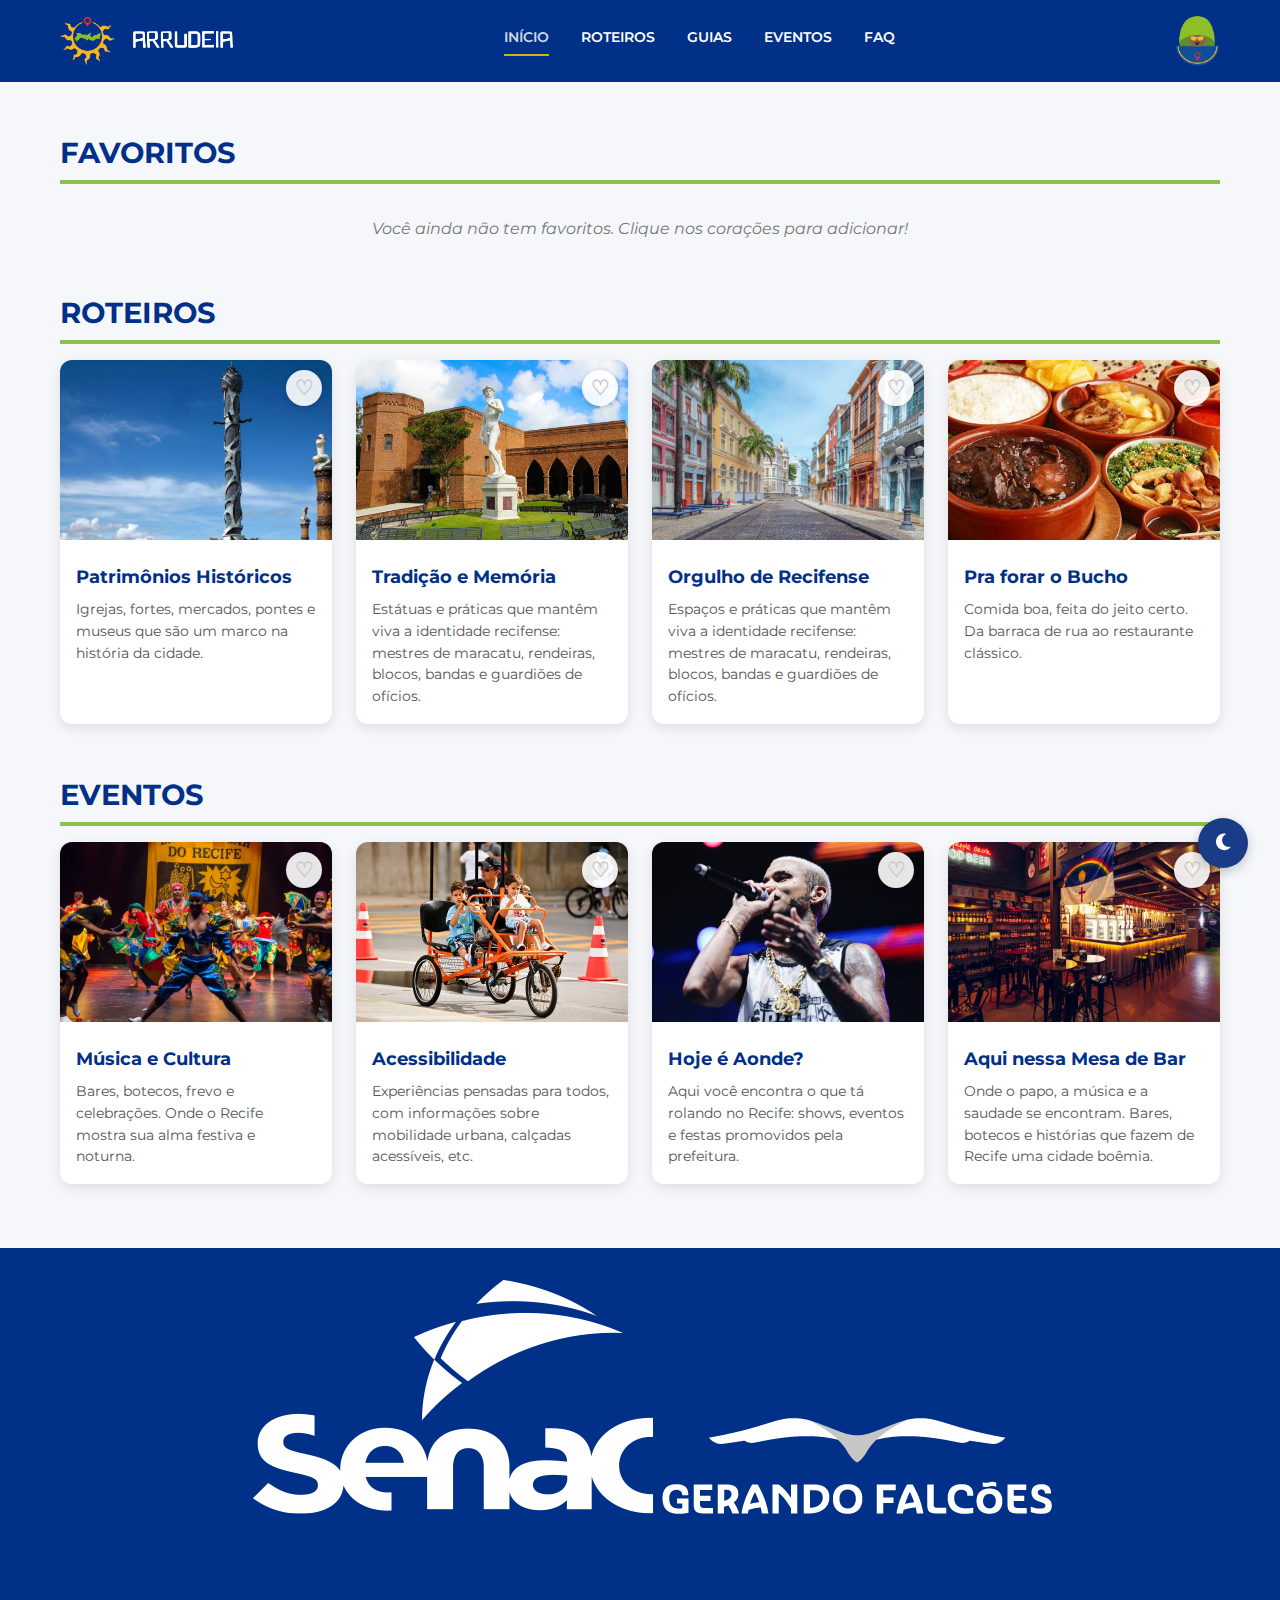
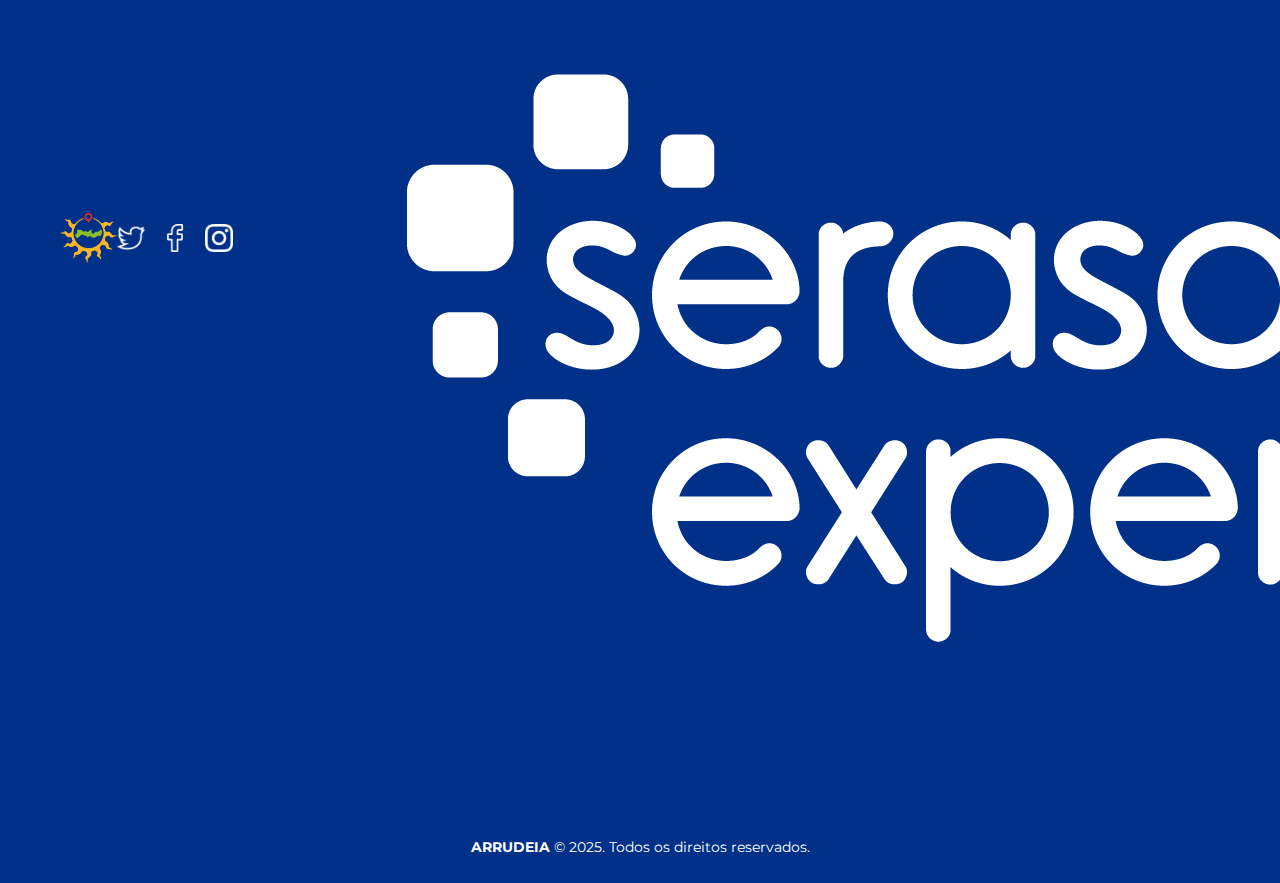
<file: index.html>
<!DOCTYPE html>
<html lang="pt-BR">

<head>
  <meta charset="UTF-8" />
  <meta name="viewport" content="width=device-width, initial-scale=1.0" />
  <title>Arrudeia - Página Inicial</title>
  <link rel="stylesheet" href="css/home.css" />
  <link href="https://fonts.googleapis.com/css2?family=Montserrat:wght@400;600;700&display=swap" rel="stylesheet">
  <link rel="stylesheet" href="css/theme.css" />
  <link rel="stylesheet" href="https://cdnjs.cloudflare.com/ajax/libs/font-awesome/6.5.0/css/all.min.css">
  <link rel="preconnect" href="https://fonts.googleapis.com">
  <link rel="preconnect" href="https://fonts.gstatic.com" crossorigin>
  <link href="https://fonts.googleapis.com/css2?family=Spline+Sans+Mono:ital,wght@0,300..700;1,300..700&display=swap"
    rel="stylesheet">
  <link rel="icon" href="assets/logo colorida 1.png" type="image/x-icon">
  <link rel="shortcut icon" href="assets/logo colorida 1.png" type="image/x-icon">
</head>

<body>

  <!-- Botão de tema -->
  <button class="theme-toggle" aria-label="Alternar tema">
    <i class="fas fa-moon"></i>
  </button>

  <header class="header">
    <div class="container header-content">
      <div class="logo">
        <img src="assets/logo-arrudeia.png" alt="Arrudeia" class="logo-img">
        <span class="logo-text"><img src="assets/arrudeia_branco.png" alt="logo" style="width: 100px;"></span>
      </div>
      <nav class="nav">
        <a href="index.html" class="nav-link active">Início</a>
        <a href="feed.html" class="nav-link">ROTEIROS</a>
        <a href="guias.html" class="nav-link">GUIAS</a>
        <a href="eventos.html" class="nav-link">EVENTOS</a>
        <a href="faq.html" class="nav-link">FAQ</a>
      </nav>
      <div class="user">
        <a href="login.html"></a>
        <img src="assets/user-avatar.png" style="width: auto; height: 50px;" alt="User" class="user-avatar">
      </div>
    </div>
  </header>

  <!-- Main Content -->
  <main class="container">

    <!-- Favoritos -->
    <section class="section" id="favoritos-section">
      <div class="risco">
        <h2 class="section-title">FAVORITOS</h2>
      </div>
      <div class="grid" id="favoritos-grid">
        <!-- Preenchido dinamicamente -->
      </div>
      <p id="empty-favorites" class="empty-message"
        style="display: none; text-align: center; color: #777; margin-top: 1rem;">
        Você ainda não tem favoritos. Clique nos corações para adicionar!
      </p>
    </section>

    <!-- Roteiros -->
    <section class="section">
      <div class="risco">
        <h2 class="section-title">ROTEIROS</h2>
      </div>
      <div class="grid" id="roteiros-grid">
        <!-- Cards gerados via JS -->
      </div>
    </section>

    <!-- Eventos -->
    <section class="section">
      <div class="risco">
        <h2 class="section-title">EVENTOS</h2>
      </div>
      <div class="grid" id="eventos-grid">
        <!-- Cards gerados via JS -->
      </div>
    </section>

  </main>

  <!-- Footer -->
  <footer class="footer">
    <div class="container footer-content">
      <div class="footer-logo">
        <img src="assets/logo-arrudeia.png" alt="Arrudeia" class="footer-logo-img">
      </div>
      <div class="social">
        <a href="#"><img src="assets/twitter.png" alt="Twitter"></a>
        <a href="#"><img src="assets/facebook.png" alt="Facebook"></a>
        <a href="#"><img src="assets/instagram.png" alt="Instagram"></a>
      </div>
      <div class="container footer-patrocinadores">
        <img src="assets/logo-senac.png" alt="Patrocinadores" class="footer-patrocinadores-senac">
        <img src="assets/logo-gerando-falcoes.png" alt="Patrocinadores" class="footer-patrocinadores-gerando-falcoes">
        <img src="assets/logo-serasa-experian.png" alt="Patrocinadores" class="footer-patrocinadores-serasa-experian">
      </div>
    </div>
    <div class="footer-links container">
      <p><b>ARRUDEIA</b> © 2025. Todos os direitos reservados.</p>
    </div>
  </footer>

  <!-- JavaScript -->
  <script src="js/theme_toggle.js"></script>
  <script src="js/script_home.js"></script>
</body>

</html>
</file>
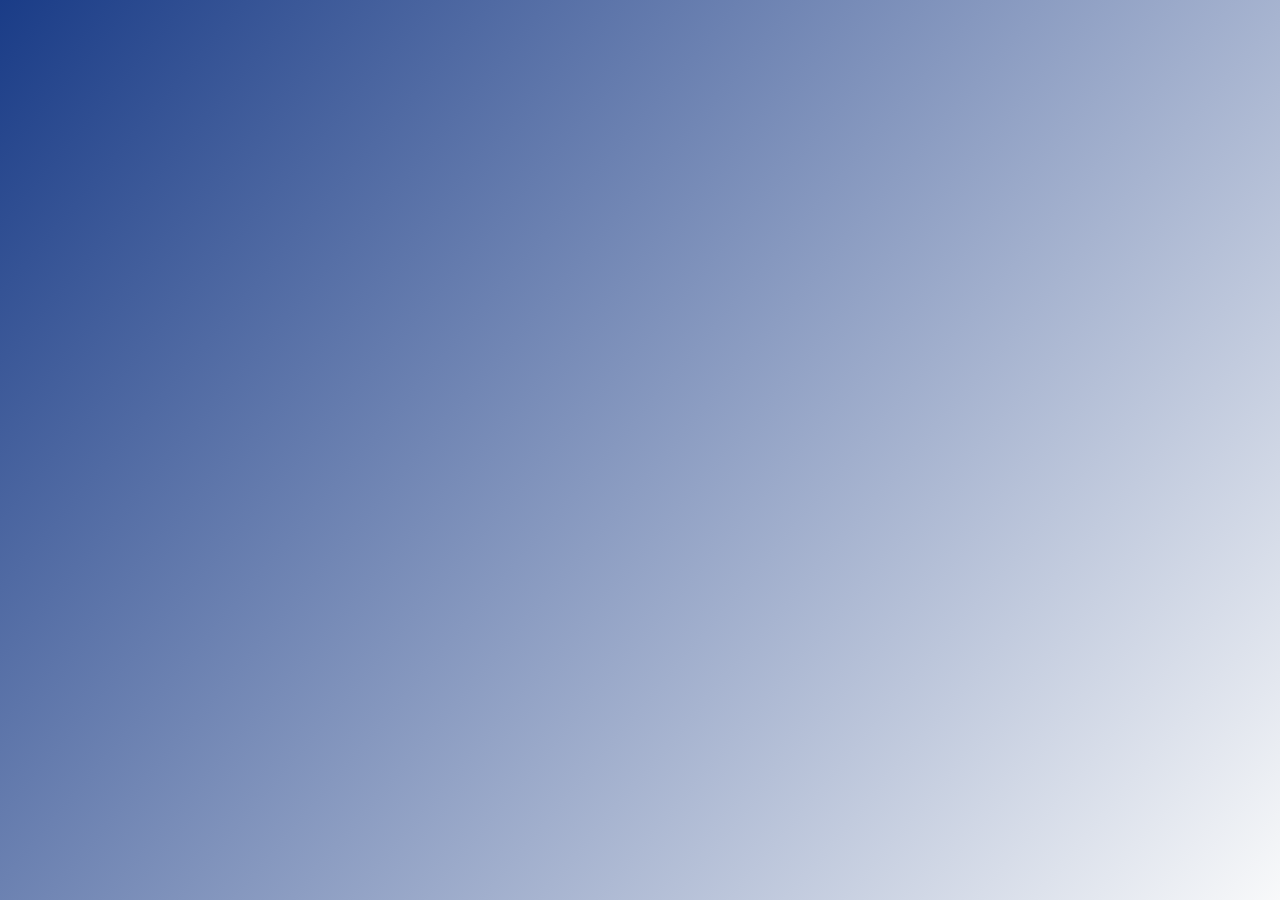
<file: cadastro.html>
<!DOCTYPE html>
<html lang="pt-br">
<head>
    <meta charset="UTF-8">
    <meta name="viewport" content="width=device-width, initial-scale=1.0">
    <link rel="stylesheet" href="css/reset.css">
    <link rel="stylesheet" href="css/login.css">
    <!-- Carrega Spline Sans Mono (com pesos 300 até 700 + variable) -->
    <link rel="preconnect" href="https://fonts.googleapis.com">
    <link rel="preconnect" href="https://fonts.gstatic.com" crossorigin>
    <link href="https://fonts.googleapis.com/css2?family=Spline+Sans+Mono:ital,wght@0,300..700;1,300..700&display=swap" rel="stylesheet">
    <title>Tela de Cadastro</title>
</head>
<body>
    <main class="main_login">
        <div class="container">
            <form action="" class="login-box">
                <div class="cad">
                <h2><a href="index.html" class="link">Início</a></h2>
                <img class="logo" src="assets/logo colorida 1.png" alt="logo">
                <h2><a href="login.html" class="link">Login</a></h2>  
                </div>
                
                <div class="input-group">
                    <label for="nome">Nome Completo</label>
                    <input type="text" id="nome" placeholder="Digite seu Nome Completo" required>
                </div>
                <div class="input-group">
                    <label for="cpf">CPF</label>
                    <input type="number" id="cpf" placeholder="Digite seu CPF" required>
                </div>
                <div class="input-group">
                    <label for="telefone">Telefone</label>
                    <input type="number" id="telefone" placeholder="Digite seu telefone" required>
                </div>
                <div class="input-group">
                    <label for="email">E-mail</label>
                    <input type="email" id="email" placeholder="Digite seu e-mail" required>
                </div>
                <div class="input-group">
                    <label for="senha">Senha</label>
                    <input type="password" id="senha" placeholder="Digite sua senha" required>
                </div>
                <div class="input-group">
                    <label for="senha2">Confirme sua senha</label>
                    <input type="password" id="senha2" placeholder="Digite sua senha" required>
                </div>
                <button type="submit">Entrar</button>
            </form>
        </div>
        <div class="bk"></div>
    </main>
</body>
</html>
</file>
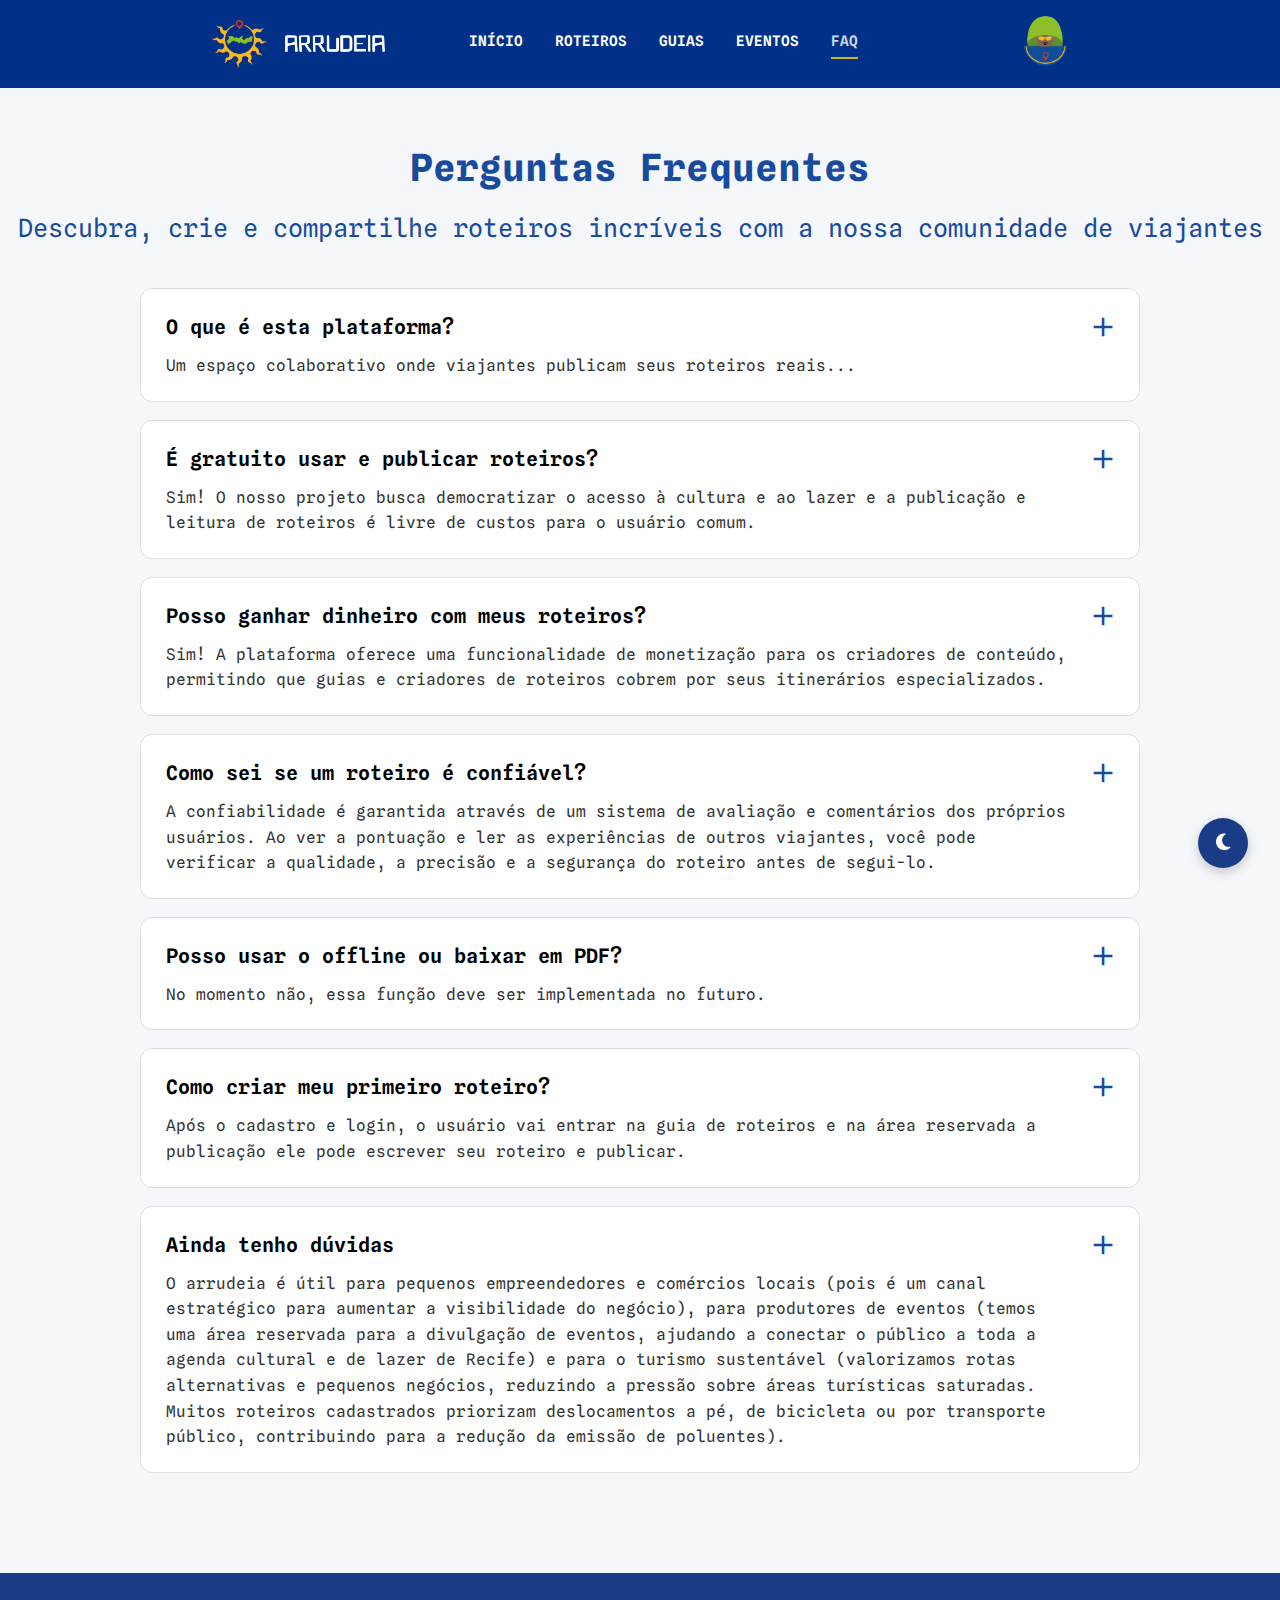
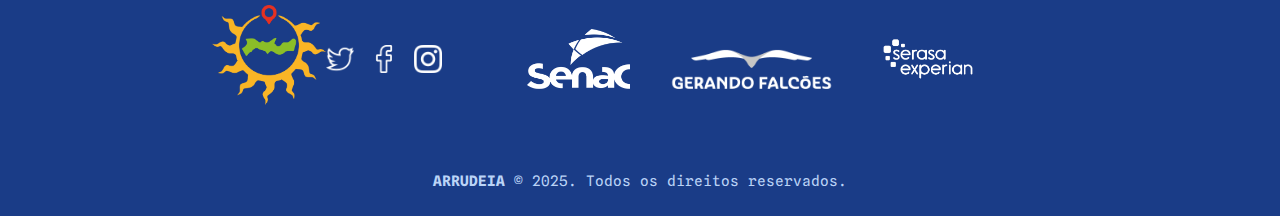
<file: faq.html>
<!DOCTYPE html>
<html lang="pt-br">

<head>
    <meta charset="UTF-8">
    <meta name="viewport" content="width=device-width, initial-scale=1.0">
    <title>Arrudeia - FAQ</title>
    <link rel="stylesheet" href="css/home.css" />
    <link href="https://fonts.googleapis.com/css2?family=Montserrat:wght@400;600;700&display=swap" rel="stylesheet">
    <link rel="stylesheet" href="css/theme.css" />
    <link rel="stylesheet" href="https://cdnjs.cloudflare.com/ajax/libs/font-awesome/6.5.0/css/all.min.css">
    <link rel="preconnect" href="https://fonts.googleapis.com">
    <link rel="stylesheet"
        href="https://fonts.googleapis.com/css2?family=Material+Symbols+Outlined:opsz,wght,FILL,GRAD@24,400,0,0&icon_names=add" />
    <link rel="preconnect" href="https://fonts.gstatic.com" crossorigin>
    <link href="https://fonts.googleapis.com/css2?family=Spline+Sans+Mono:ital,wght@0,300..700;1,300..700&display=swap"
        rel="stylesheet">
    <link rel="stylesheet" href="css/faq.css">
    <link rel="icon" href="assets/logo colorida 1.png" type="image/x-icon">
    <link rel="shortcut icon" href="assets/logo colorida 1.png" type="image/x-icon">
</head>

<body>
    <!-- Botão de tema -->
    <button class="theme-toggle" aria-label="Alternar tema">
        <i class="fas fa-moon"></i>
    </button>
    <!-- Header -->
    <header class="header">
        <div class="container header-content">
            <div class="logo">
                <img src="assets/logo-arrudeia.png"  alt="Arrudeia" class="logo-img">
                <span class="logo-text"><img src="assets/arrudeia_branco.png" alt="logo" style="width: 100px;"></span>
            </div>
            <nav class="nav">
                <a href="index.html" class="nav-link">Início</a>
                <a href="feed.html" class="nav-link">ROTEIROS</a>
                <a href="guias.html" class="nav-link">GUIAS</a>
                <a href="eventos.html" class="nav-link">EVENTOS</a>
                <a href="faq.html" class="nav-link active">FAQ</a>
            </nav>
            <div class="user">
                <a href="login.html">
                    <img src="assets/user-avatar.png" style="width: auto; height: 50px;" alt="User" class="user-avatar">
                </a>
            </div>
        </div>
    </header>
    <main>
        <section class="perguntas-frequentes">
            <div>
                <h2>Perguntas Frequentes</h2>
                <p class="texto-perguntas-frequentes">Descubra, crie e compartilhe roteiros incríveis com a nossa
                    comunidade de viajantes</p>
            </div>
        </section>
        <section class="perguntas-respostas">
            <div class="faq-item">
                <div class="faq-question">
                    <h3>O que é esta plataforma?</h3>
                    <span class="material-symbols-outlined toggle-icon">add</span>
                </div>
                <p class="faq-answer">
                    Um espaço colaborativo onde viajantes publicam seus roteiros reais...
                </p>
            </div>

            <div class="faq-item">
                <div class="faq-question">
                    <h3>É gratuito usar e publicar roteiros?</h3>
                    <span class="material-symbols-outlined toggle-icon">add</span>
                </div>
                <p class="faq-answer">
                    Sim! O nosso projeto busca democratizar o acesso à cultura e ao lazer e a publicação e leitura de
                    roteiros é livre de custos para o usuário comum.
                </p>
            </div>

            <div class="faq-item">
                <div class="faq-question">
                    <h3>Posso ganhar dinheiro com meus roteiros?</h3>
                    <span class="material-symbols-outlined toggle-icon">add</span>
                </div>
                <p class="faq-answer">
                    Sim! A plataforma oferece uma funcionalidade de monetização para os criadores de conteúdo,
                    permitindo que guias e criadores de roteiros cobrem por seus itinerários especializados.
                </p>
            </div>

            <div class="faq-item">
                <div class="faq-question">
                    <h3>Como sei se um roteiro é confiável?</h3>
                    <span class="material-symbols-outlined toggle-icon">add</span>
                </div>
                <p class="faq-answer">
                    A confiabilidade é garantida através de um sistema de avaliação e comentários dos próprios usuários.
                    Ao ver a pontuação e ler as experiências de outros viajantes, você pode verificar a qualidade, a
                    precisão e a segurança do roteiro antes de segui-lo.
                </p>
            </div>

            <div class="faq-item">
                <div class="faq-question">
                    <h3>Posso usar o offline ou baixar em PDF?</h3>
                    <span class="material-symbols-outlined toggle-icon">add</span>
                </div>
                <p class="faq-answer">
                    No momento não, essa função deve ser implementada no futuro.
                </p>
            </div>

            <div class="faq-item">
                <div class="faq-question">
                    <h3>Como criar meu primeiro roteiro?</h3>
                    <span class="material-symbols-outlined toggle-icon">add</span>
                </div>
                <p class="faq-answer">
                    Após o cadastro e login, o usuário vai entrar na guia de roteiros e na área reservada a publicação
                    ele pode escrever seu roteiro e publicar.
                </p>
            </div>

            <div class="faq-item">
                <div class="faq-question">
                    <h3>Ainda tenho dúvidas</h3>
                    <span class="material-symbols-outlined toggle-icon">add</span>
                </div>
                <p class="faq-answer">
                    O arrudeia é útil para pequenos empreendedores e comércios locais (pois é um canal estratégico para
                    aumentar a visibilidade do negócio), para produtores de eventos (temos uma área reservada para a
                    divulgação de eventos, ajudando a conectar o público a toda a agenda cultural e de lazer de Recife)
                    e para o turismo sustentável (valorizamos rotas alternativas e pequenos negócios, reduzindo a
                    pressão sobre áreas turísticas saturadas. Muitos roteiros cadastrados priorizam deslocamentos a pé,
                    de bicicleta ou por transporte público, contribuindo para a redução da emissão de poluentes).
                </p>
            </div>

        </section>

    </main>

    <!-- Footer -->
    <footer class="footer">
        <div class="container footer-content">
            <div class="footer-logo">
                <img src="assets/logo-arrudeia.png" alt="Arrudeia" class="footer-logo-img">
            </div>
            <div class="social">
                <a href="#"><img src="assets/twitter.png" alt="Twitter"></a>
                <a href="#"><img src="assets/facebook.png" alt="Facebook"></a>
                <a href="#"><img src="assets/instagram.png" alt="Instagram"></a>
            </div>
            <div class="container footer-patrocinadores">
                <img src="assets/logo-senac.png" alt="Patrocinadores" class="footer-patrocinadores-senac">
                <img src="assets/logo-gerando-falcoes.png" alt="Patrocinadores"
                    class="footer-patrocinadores-gerando-falcoes">
                <img src="assets/logo-serasa-experian.png" alt="Patrocinadores"
                    class="footer-patrocinadores-serasa-experian">
            </div>
        </div>
        <div class="footer-links container">
            <p><b>ARRUDEIA</b> © 2025. Todos os direitos reservados.</p>
        </div>
    </footer>

    <script>
        const itens = document.querySelectorAll('.faq-item');

        itens.forEach((item) => {
            let icon = item.querySelector('.material-symbols-outlined');
            let answer = item.querySelector('.faq-answer');
            if (!icon || !answer) {
                return;
            }
            icon.addEventListener('click', () => {
                if (answer.style.display === "block") {
                    answer.style.display = "none";
                    icon.textContent = "+";
                } else {
                    answer.style.display = "block";
                    icon.textContent = "−";
                }
            });
        });
    </script>
    <script src="js/theme_toggle.js"></script>

</body>

</html>
</file>
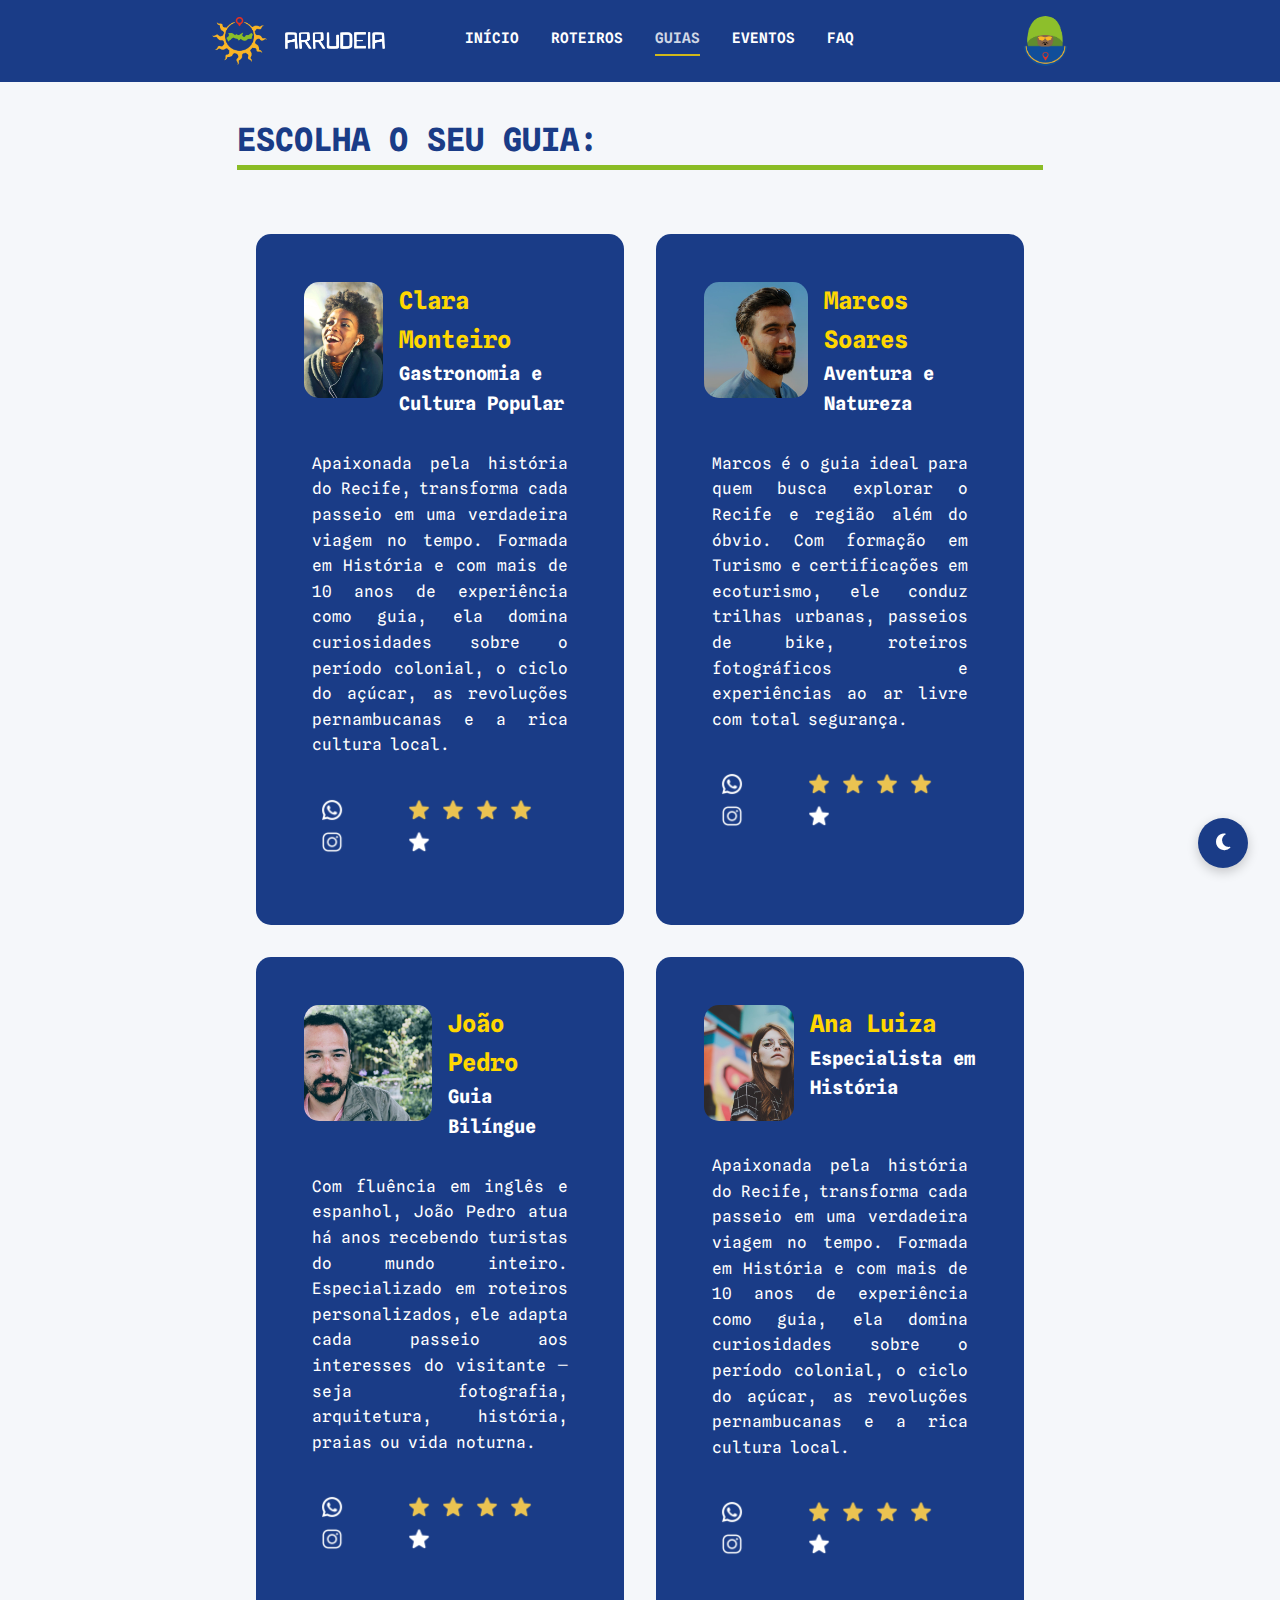
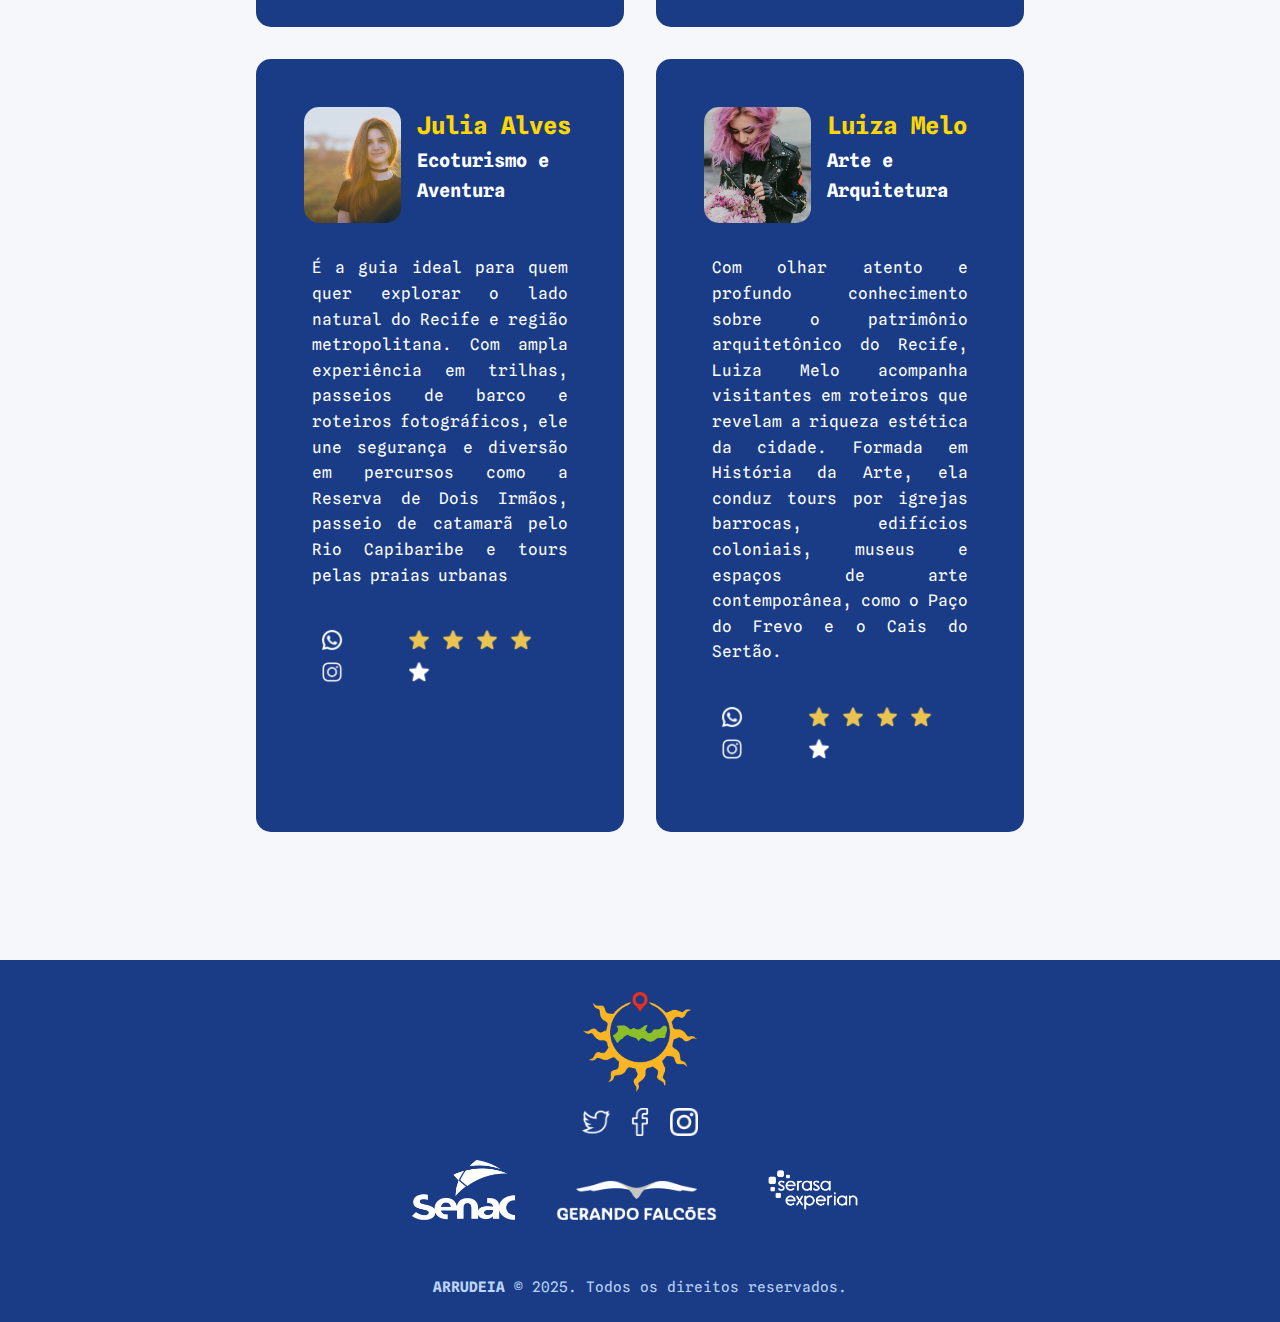
<file: guias.html>
<!DOCTYPE html>
<html lang="pt-br">

<head>
    <meta charset="UTF-8">
    <meta name="viewport" content="width=device-width, initial-scale=1.0">
    <link rel="stylesheet" href="css/guias.css">
    <link rel="stylesheet" href="css/theme.css">
    <link rel="stylesheet" href="https://cdnjs.cloudflare.com/ajax/libs/font-awesome/6.5.0/css/all.min.css">
    <link rel="preconnect" href="https://fonts.googleapis.com">
    <link rel="preconnect" href="https://fonts.gstatic.com" crossorigin>
    <link href="https://fonts.googleapis.com/css2?family=Spline+Sans+Mono:ital,wght@0,300..700;1,300..700&display=swap"
        rel="stylesheet">
    <link rel="icon" href="assets/logo colorida 1.png" type="image/x-icon">
    <link rel="shortcut icon" href="assets/logo colorida 1.png" type="image/x-icon">
    <title>Arrudeia - Guias</title>
</head>
<!-- Pagina Guia logada -->

<body>
    <!-- Botão de tema -->
    <button class="theme-toggle" aria-label="Alternar tema">
        <i class="fas fa-moon"></i>
    </button>
    <!-- Header -->
    <header class="header">
        <div class="container header-content">
            <div class="logo">
                <img src="assets/logo-arrudeia.png"  alt="Arrudeia" class="logo-img">
                <span class="logo-text"><img src="assets/arrudeia_branco.png" alt="logo" style="width: 100px;"></span>
            </div>
            <nav class="nav">
                <a href="index.html" class="nav-link">Início</a>
                <a href="feed.html" class="nav-link">ROTEIROS</a>
                <a href="guias.html" class="nav-link active">GUIAS</a>
                <a href="eventos.html" class="nav-link">EVENTOS</a>
                <a href="faq.html" class="nav-link">FAQ</a>
            </nav>
            <div class="user">
                <a href="login.html"></a>
                <img src="assets/user-avatar.png" style="width: auto; height: 50px;" alt="User" class="user-avatar">
            </div>
        </div>
    </header>
    <!-- main -->
    <main class="mains">
        <section>
            <div class="titulo">
                <h1>ESCOLHA O SEU GUIA:</h1>
            </div>
        </section>
        <section class="guias-painel">
            <div class="guia">
                <div class="guia-header">
                    <div class="guia_img">
                        <img src="assets/mulher_fone.jpg" alt="mulher">
                    </div>
                    <div class="guia-nome">
                        <h2>Clara Monteiro</h2>
                        <h3>Gastronomia e Cultura Popular</h3>
                    </div>
                </div>
                <div class="guia-descricao">
                    <p>
                        Apaixonada pela história do Recife, transforma cada passeio em uma verdadeira viagem no tempo.
                        Formada em História e com mais de 10 anos de experiência como guia, ela domina curiosidades
                        sobre o período colonial, o ciclo do açúcar, as revoluções pernambucanas e a rica cultura local.
                    </p>
                </div>
                <div class="guia-social">
                    <div class="icones">
                        <span>
                            <img src="assets/whats.png" alt="whats">
                            <img src="assets/insta.png" alt="instagram">
                        </span>
                        <span>
                            <img src="assets/star-y.png" alt="rating">
                            <img src="assets/star-y.png" alt="rating">
                            <img src="assets/star-y.png" alt="rating">
                            <img src="assets/star-y.png" alt="rating">
                            <img src="assets/star-w.png" alt="rating">
                        </span>
                    </div>
                </div>
            </div>
            <div class="guia">
                <div class="guia-header">
                    <div class="guia_img">
                        <img src="assets/homem_perfil.jpg" alt="homem">
                    </div>
                    <div class="guia-nome">
                        <h2>Marcos Soares</h2>
                        <h3>Aventura e Natureza</h3>
                    </div>
                </div>
                <div class="guia-descricao">
                    <p>
                        Marcos é o guia ideal para quem busca explorar o Recife e região além do óbvio. Com formação em
                        Turismo e certificações em ecoturismo, ele conduz trilhas urbanas, passeios de bike, roteiros
                        fotográficos e experiências ao ar livre com total segurança.
                    </p>
                </div>
                <div class="guia-social">
                    <div class="icones">
                        <span>
                            <img src="assets/whats.png" alt="whats">
                            <img src="assets/insta.png" alt="instagram">
                        </span>
                        <span>
                            <img src="assets/star-y.png" alt="rating">
                            <img src="assets/star-y.png" alt="rating">
                            <img src="assets/star-y.png" alt="rating">
                            <img src="assets/star-y.png" alt="rating">
                            <img src="assets/star-w.png" alt="rating">
                        </span>
                    </div>
                </div>
            </div>
            <div class="guia">
                <div class="guia-header">
                    <div class="guia_img">
                        <img src="assets/homem_frente.jpg" alt="homem">
                    </div>
                    <div class="guia-nome">
                        <h2>João Pedro</h2>
                        <h3>Guia Bilíngue</h3>
                    </div>
                </div>
                <div class="guia-descricao">
                    <p>
                        Com fluência em inglês e espanhol, João Pedro atua há anos recebendo turistas do mundo inteiro.
                        Especializado em roteiros personalizados, ele adapta cada passeio aos interesses do visitante —
                        seja fotografia, arquitetura, história, praias ou vida noturna.
                    </p>
                </div>
                <div class="guia-social">
                    <div class="icones">
                        <span>
                            <img src="assets/whats.png" alt="whats">
                            <img src="assets/insta.png" alt="instagram">
                        </span>
                        <span>
                            <img src="assets/star-y.png" alt="rating">
                            <img src="assets/star-y.png" alt="rating">
                            <img src="assets/star-y.png" alt="rating">
                            <img src="assets/star-y.png" alt="rating">
                            <img src="assets/star-w.png" alt="rating">
                        </span>
                    </div>
                </div>
            </div>
            <div class="guia">
                <div class="guia-header">
                    <div class="guia_img">
                        <img src="assets/mulher_oculos.jpg" alt="homem">
                    </div>
                    <div class="guia-nome">
                        <h2>Ana Luiza </h2>
                        <h3>Especialista em História </h3>
                    </div>
                </div>
                <div class="guia-descricao">
                    <p>
                        Apaixonada pela história do Recife, transforma cada passeio em uma verdadeira viagem no tempo.
                        Formada em História e com mais de 10 anos de experiência como guia, ela domina curiosidades
                        sobre o período colonial, o ciclo do açúcar, as revoluções pernambucanas e a rica cultura local.
                    </p>
                </div>
                <div class="guia-social">
                    <div class="icones">
                        <span>
                            <img src="assets/whats.png" alt="whats">
                            <img src="assets/insta.png" alt="instagram">
                        </span>
                        <span>
                            <img src="assets/star-y.png" alt="rating">
                            <img src="assets/star-y.png" alt="rating">
                            <img src="assets/star-y.png" alt="rating">
                            <img src="assets/star-y.png" alt="rating">
                            <img src="assets/star-w.png" alt="rating">
                        </span>
                    </div>
                </div>
            </div>
            <div class="guia">
                <div class="guia-header">
                    <div class="guia_img">
                        <img src="assets/mulher_porSol.jpg" alt="homem">
                    </div>
                    <div class="guia-nome">
                        <h2>Julia Alves</h2>
                        <h3>Ecoturismo e Aventura</h3>
                    </div>
                </div>
                <div class="guia-descricao">
                    <p>
                        É a guia ideal para quem quer explorar o lado natural do Recife e região metropolitana. Com
                        ampla experiência em trilhas, passeios de barco e roteiros fotográficos, ele une segurança e
                        diversão em percursos como a Reserva de Dois Irmãos, passeio de catamarã pelo Rio Capibaribe e
                        tours pelas praias urbanas
                    </p>
                </div>
                <div class="guia-social">
                    <div class="icones">
                        <span>
                            <img src="assets/whats.png" alt="whats">
                            <img src="assets/insta.png" alt="instagram">
                        </span>
                        <span>
                            <img src="assets/star-y.png" alt="rating">
                            <img src="assets/star-y.png" alt="rating">
                            <img src="assets/star-y.png" alt="rating">
                            <img src="assets/star-y.png" alt="rating">
                            <img src="assets/star-w.png" alt="rating">
                        </span>
                    </div>
                </div>
            </div>
            <div class="guia">
                <div class="guia-header">
                    <div class="guia_img">
                        <img src="assets/mulher_rosa.jpg" alt="homem">
                    </div>
                    <div class="guia-nome">
                        <h2>Luiza Melo</h2>
                        <h3>Arte e Arquitetura</h3>
                    </div>
                </div>
                <div class="guia-descricao">
                    <p>
                        Com olhar atento e profundo conhecimento sobre o patrimônio arquitetônico do Recife, Luiza Melo
                        acompanha visitantes em roteiros que revelam a riqueza estética da cidade. Formada em História
                        da Arte, ela conduz tours por igrejas barrocas, edifícios coloniais, museus e espaços de arte
                        contemporânea, como o Paço do Frevo e o Cais do Sertão.
                    </p>
                </div>
                <div class="guia-social">
                    <div class="icones">
                        <span>
                            <img src="assets/whats.png" alt="whats">
                            <img src="assets/insta.png" alt="instagram">
                        </span>
                        <span>
                            <img src="assets/star-y.png" alt="rating">
                            <img src="assets/star-y.png" alt="rating">
                            <img src="assets/star-y.png" alt="rating">
                            <img src="assets/star-y.png" alt="rating">
                            <img src="assets/star-w.png" alt="rating">
                        </span>
                    </div>
                </div>
            </div>
        </section>
    </main>
    <!-- Footer -->
    <footer class="footer">
        <div class="container footer-content">
            <div class="footer-logo">
                <img src="assets/logo-arrudeia.png" alt="Arrudeia" class="footer-logo-img">
            </div>
            <div class="social">
                <a href="#"><img src="assets/twitter.png" alt="Twitter"></a>
                <a href="#"><img src="assets/facebook.png" alt="Facebook"></a>
                <a href="#"><img src="assets/instagram.png" alt="Instagram"></a>
            </div>
            <div class="container footer-patrocinadores">
                <img src="assets/logo-senac.png" alt="Patrocinadores" class="footer-patrocinadores-senac">
                <img src="assets/logo-gerando-falcoes.png" alt="Patrocinadores"
                    class="footer-patrocinadores-gerando-falcoes">
                <img src="assets/logo-serasa-experian.png" alt="Patrocinadores"
                    class="footer-patrocinadores-serasa-experian">
            </div>
        </div>
        <div class="footer-links container">
            <p><b>ARRUDEIA</b> © 2025. Todos os direitos reservados.</p>
        </div>
    </footer>
    <!-- JavaScript -->
    <script src="js/theme_toggle.js"></script>
</body>

</html>
</file>
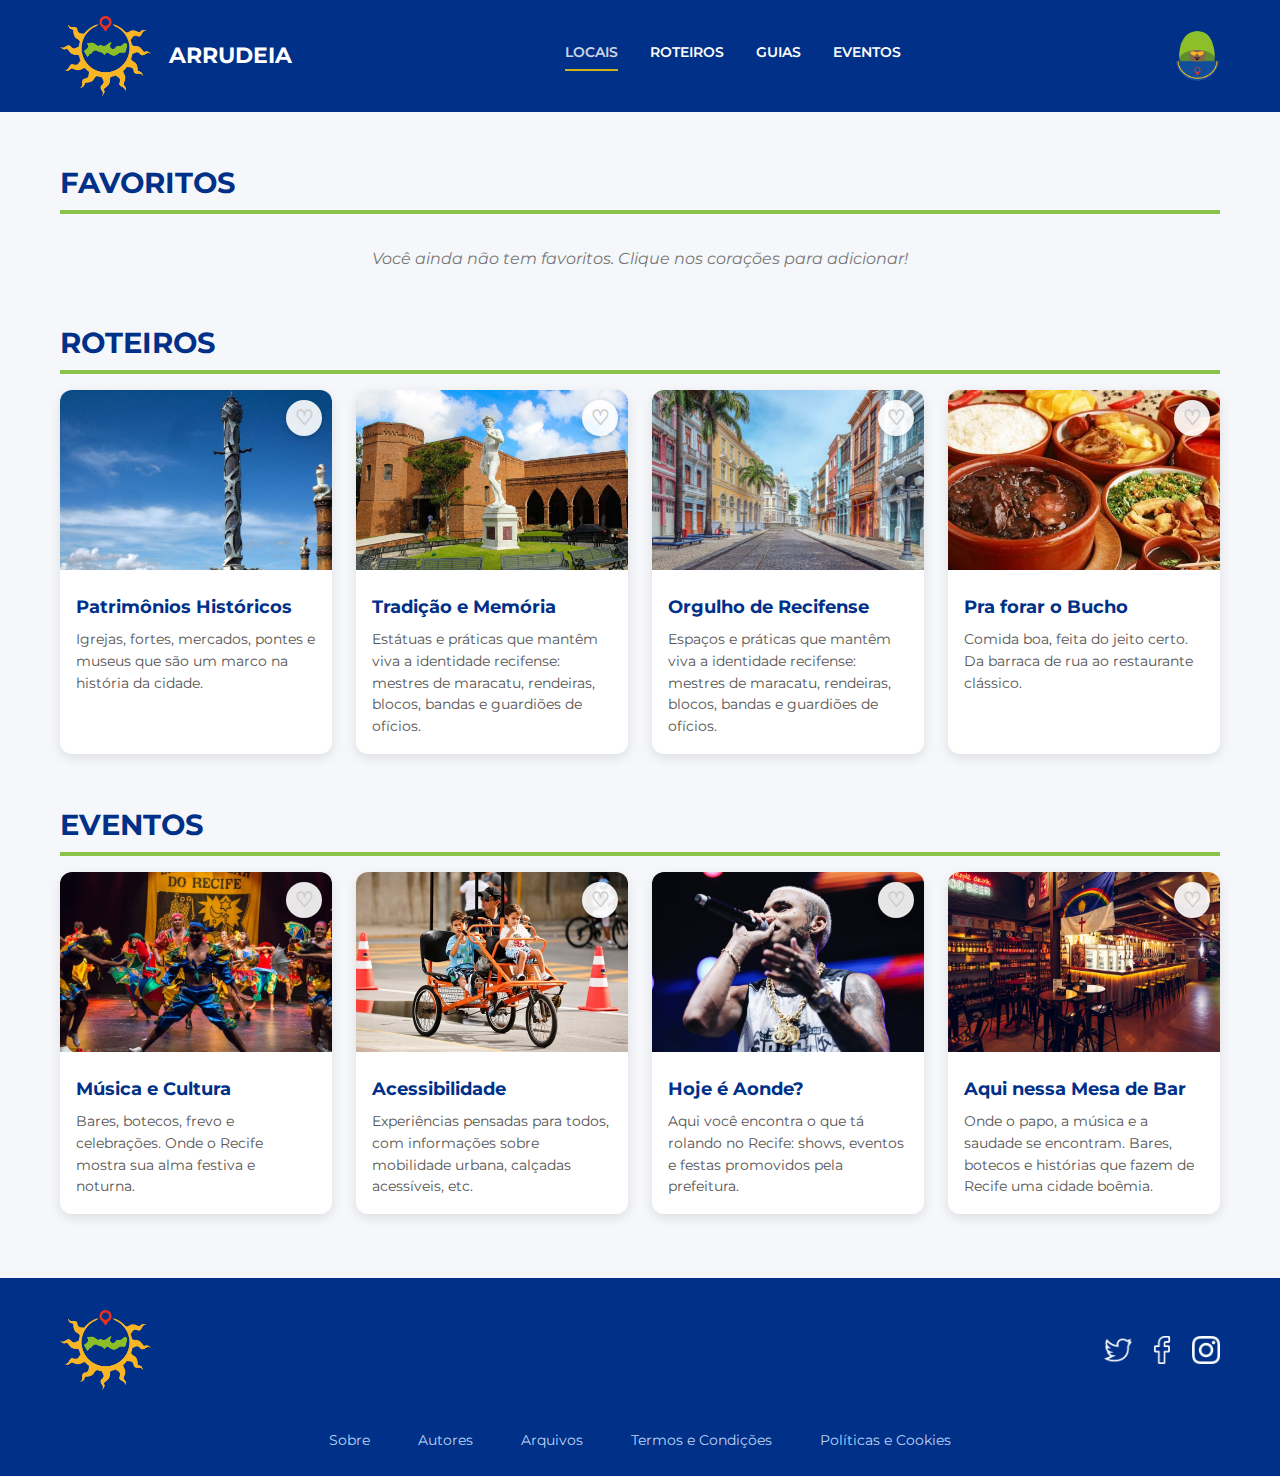
<file: home.html>
<!DOCTYPE html>
<html lang="pt-BR">
<head>
  <meta charset="UTF-8" />
  <meta name="viewport" content="width=device-width, initial-scale=1.0"/>
  <title>Arrudeia - Recife</title>
  <link rel="stylesheet" href="css/home.css" />
  <link href="https://fonts.googleapis.com/css2?family=Montserrat:wght@400;600;700&display=swap" rel="stylesheet">
</head>
<body>

  <!-- Header -->
  <header class="header">
    <div class="container header-content">
      <div class="logo">
        <img src="assets/logo-arrudeia.png" style="height: 80px; width: auto;" alt="Arrudeia" class="logo-img">
        <span class="logo-text">ARRUDEIA</span>
      </div>
      <nav class="nav">
        <a href="#" class="nav-link active">LOCAIS</a>
        <a href="#" class="nav-link">ROTEIROS</a>
        <a href="#" class="nav-link">GUIAS</a>
        <a href="#" class="nav-link">EVENTOS</a>
      </nav>
      <div class="user">
        <span>Olá, Maria.</span>
        <img src="assets/user-avatar.png" style="width: auto; height: 50px;" alt="User" class="user-avatar">
      </div>
    </div>
  </header>

  <!-- Main Content -->
  <main class="container">

    <!-- Favoritos -->
    <section class="section" id="favoritos-section">
      <h2 class="section-title">FAVORITOS</h2>
      <div class="grid" id="favoritos-grid">
        <!-- Preenchido dinamicamente -->
      </div>
      <p id="empty-favorites" class="empty-message" style="display: none; text-align: center; color: #777; margin-top: 1rem;">
        Você ainda não tem favoritos. Clique nos corações para adicionar!
      </p>
    </section>

    <!-- Roteiros -->
    <section class="section">
      <h2 class="section-title">ROTEIROS</h2>
      <div class="grid" id="roteiros-grid">
        <!-- Cards gerados via JS -->
      </div>
    </section>

    <!-- Eventos -->
    <section class="section">
      <h2 class="section-title">EVENTOS</h2>
      <div class="grid" id="eventos-grid">
        <!-- Cards gerados via JS -->
      </div>
    </section>

  </main>

  <!-- Footer -->
  <footer class="footer">
    <div class="container footer-content">
      <div class="footer-logo">
        <img src="assets/logo-arrudeia.png" style="height: 80px; width: auto;" alt="Arrudeia" class="footer-logo-img">
      </div>
      <div class="social">
        <a href="#"><img src="assets/twitter.png" alt="Twitter"></a>
        <a href="#"><img src="assets/facebook.png" alt="Facebook"></a>
        <a href="#"><img src="assets/instagram.png" alt="Instagram"></a>
      </div>
    </div>
    <div class="footer-links container">
      <a href="#">Sobre</a>
      <a href="#">Autores</a>
      <a href="#">Arquivos</a>
      <a href="#">Termos e Condições</a>
      <a href="#">Políticas e Cookies</a>
    </div>
  </footer>

  <!-- JavaScript -->
  <script src="js/script_home.js"></script>
</body>
</html>
</file>
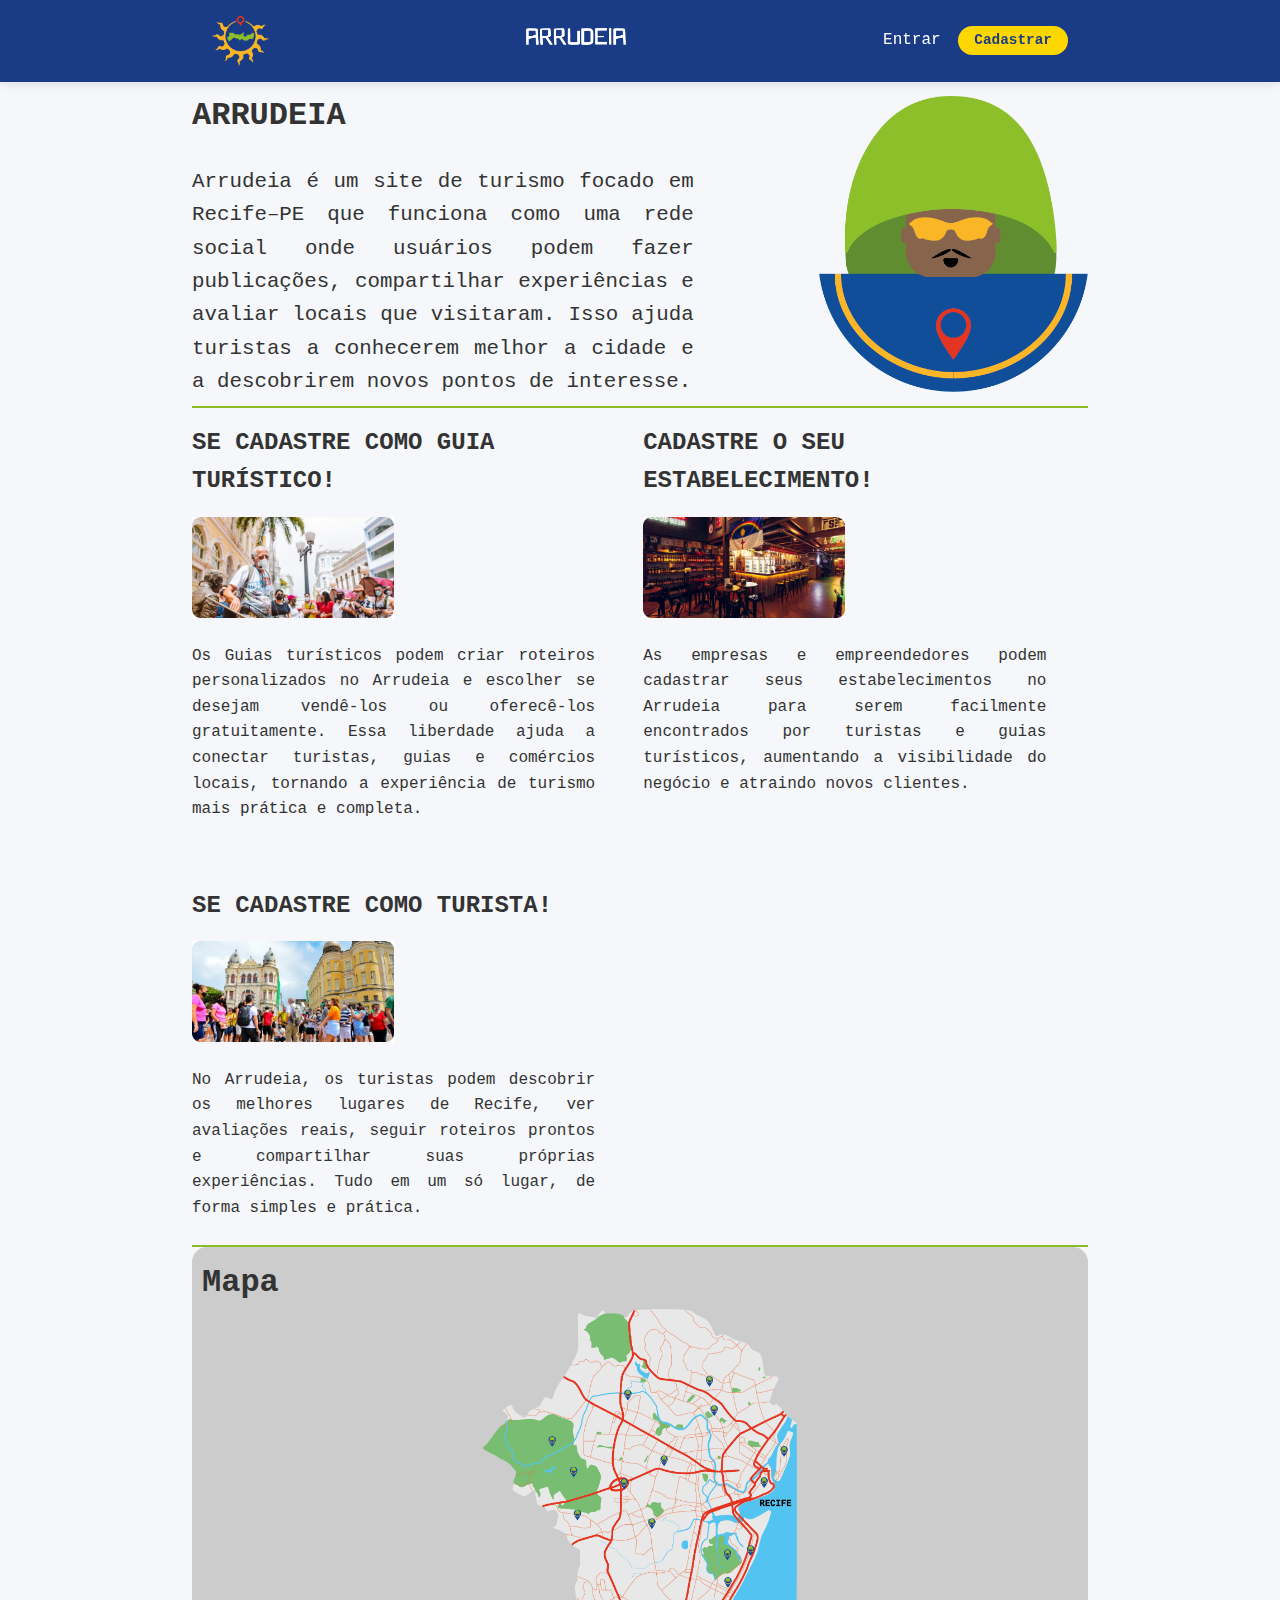
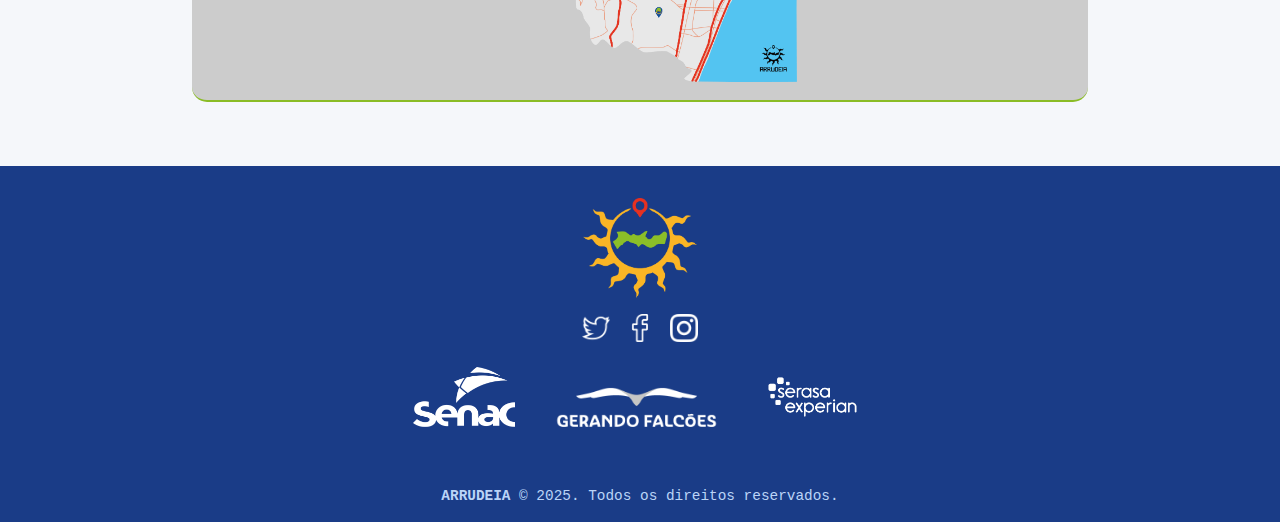
<file: homeoff.html>
<!DOCTYPE html>
<html lang="pt-br">

<head>
    <meta charset="UTF-8">
    <meta name="viewport" content="width=device-width, initial-scale=1.0">
    <link rel="stylesheet" href="css/homeoff.css">
    <link href="https://fonts.googleapis.com/css2?family=Poppins:wght@400;500;600;700&display=swap" rel="stylesheet">
    <link rel="stylesheet" href="https://cdnjs.cloudflare.com/ajax/libs/font-awesome/6.5.0/css/all.min.css">
    <title>homeOff</title>
</head>

<body>
    <!-- Header -->
    <header class="header">
        <div class="container header-content">
            <div class="logo">
                <img src="assets/logo-arrudeia.png" alt="Arrudeia" class="logo-img">
            </div>
            <span class="logo-text"><img src="assets/arrudeia_branco.png" style="max-width: 100px;" alt="logo"></span>
            <div class="logCad">
                <span class="entra"><a href="login.html">Entrar</a></span>
                <span class="cadastro"><a href="login.html">Cadastrar</a></span>
            </div>
        </div>
    </header>
    <!-- main -->
    <main>
        <!-- Arrudei + Cabloco -->
        <section>
            <div class="content">
                <div>
                    <h1>ARRUDEIA</h1>
                    <p>Arrudeia é um site de turismo focado em Recife–PE que funciona como uma rede social onde usuários
                        podem fazer publicações, compartilhar experiências e avaliar locais que visitaram. Isso ajuda
                        turistas a conhecerem melhor a cidade e a descobrirem novos pontos de interesse.</p>
                </div>
                <img src="assets/logo-cabloco.png" alt="cabloco">
            </div>
        </section>
        <!-- cadastre-se (GUIA/Estabelecimento/Usuario) -->
        <section>
            <div class="content-cad">
                <div class="cad">
                    <h2>SE CADASTRE COMO GUIA TURÍSTICO!</h2>
                    <img class="cad-img" src="assets/guia.png" alt="pessoa">
                    <span>
                        <p>Os Guias turísticos podem criar roteiros personalizados no Arrudeia e escolher se desejam
                            vendê-los ou oferecê-los gratuitamente. Essa liberdade ajuda a conectar turistas, guias e
                            comércios locais, tornando a experiência de turismo mais prática e completa.</p>
                    </span>
                </div>
                <div class="cad">
                    <h2>CADASTRE O SEU ESTABELECIMENTO!</h2>
                    <img class="cad-img" src="assets/estabelecimento.png" alt="bar">
                    <span>
                        <p>As empresas e empreendedores podem cadastrar seus estabelecimentos no Arrudeia para serem
                            facilmente encontrados por turistas e guias turísticos, aumentando a visibilidade do negócio
                            e atraindo novos clientes.</p>
                    </span>
                </div>
                <div class="cad">
                    <h2>SE CADASTRE COMO TURISTA!</h2>
                    <img class="cad-img" src="assets/usuario.png" alt="grupo">
                    <span>
                        <p>No Arrudeia, os turistas podem descobrir os melhores lugares de Recife, ver avaliações reais,
                            seguir roteiros prontos e compartilhar suas próprias experiências. Tudo em um só lugar, de
                            forma simples e prática.</p>
                    </span>
                </div>
            </div>
        </section>
        <figure class="mapa">
            <h1>Mapa</h1>
            <img src="assets/Ativo 1mapa arrudeia.png" alt="mapa">
        </figure>
    </main>
    <!-- Footer -->
    <footer class="footer">
        <div class="container footer-content">
            <div class="footer-logo">
                <img src="assets/logo-arrudeia.png" alt="Arrudeia" class="footer-logo-img">
            </div>
            <div class="social">
                <a href="#"><img src="assets/twitter.png" alt="Twitter"></a>
                <a href="#"><img src="assets/facebook.png" alt="Facebook"></a>
                <a href="#"><img src="assets/instagram.png" alt="Instagram"></a>
            </div>
            <div class="container footer-patrocinadores">
                <img src="assets/logo-senac.png" alt="Patrocinadores" class="footer-patrocinadores-senac">
                <img src="assets/logo-gerando-falcoes.png" alt="Patrocinadores"
                    class="footer-patrocinadores-gerando-falcoes">
                <img src="assets/logo-serasa-experian.png" alt="Patrocinadores"
                    class="footer-patrocinadores-serasa-experian">
            </div>
        </div>
        <div class="footer-links container">
            <p><b>ARRUDEIA</b> © 2025. Todos os direitos reservados.</p>
        </div>
    </footer>
    <script src="js/theme_toggle.js"></script>
</body>

</html>
</file>
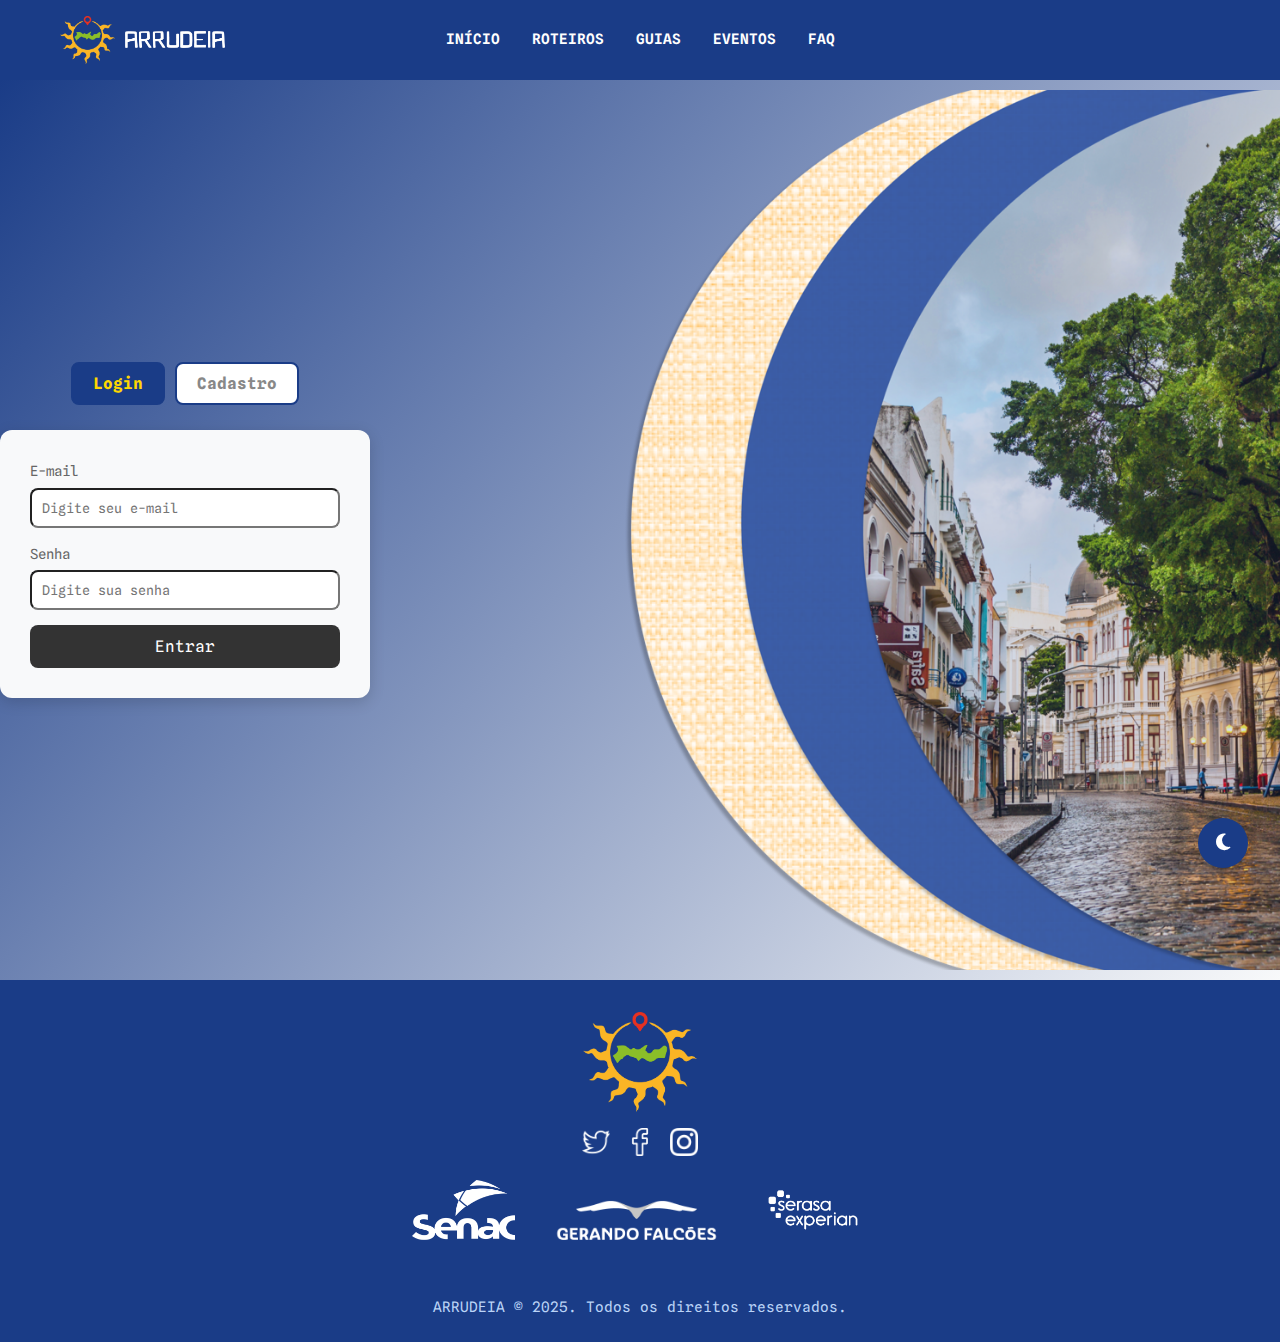
<file: login.html>
<!DOCTYPE html>
<html lang="pt-br">

<head>
    <meta charset="UTF-8">
    <meta name="viewport" content="width=device-width, initial-scale=1.0">
    <link rel="stylesheet" href="css/reset.css">
    <link rel="stylesheet" href="css/login.css">
    <link rel="stylesheet" href="css/theme.css">
    <link rel="stylesheet" href="https://cdnjs.cloudflare.com/ajax/libs/font-awesome/6.5.0/css/all.min.css">
    <link rel="preconnect" href="https://fonts.googleapis.com">
    <link rel="preconnect" href="https://fonts.gstatic.com" crossorigin>
    <link href="https://fonts.googleapis.com/css2?family=Spline+Sans+Mono:ital,wght@0,300..700;1,300..700&display=swap"
        rel="stylesheet">
    <link rel="icon" href="assets/logo colorida 1.png" type="image/x-icon">
    <link rel="shortcut icon" href="assets/logo colorida 1.png" type="image/x-icon">
    <title>Arrudeia - Login e Cadastro</title>
</head>

<body>
    <!-- Botão de tema -->
    <button class="theme-toggle" aria-label="Alternar tema">
        <i class="fas fa-moon"></i>
    </button>
    <!-- Header -->
    <header class="header">
        <div class="container header-content">
            <div class="logo">
                <img src="assets/logo-arrudeia.png"  alt="Arrudeia" class="logo-img">
                <span class="logo-text"><img src="assets/arrudeia_branco.png" alt="logo" style="width: 100px;"></span>
            </div>
            <nav class="nav">
                <a href="index.html" class="nav-link">Início</a>
                <a href="feed.html" class="nav-link">ROTEIROS</a>
                <a href="guias.html" class="nav-link">GUIAS</a>
                <a href="eventos.html" class="nav-link">EVENTOS</a>
                <a href="faq.html" class="nav-link">FAQ</a>
            </nav>
        </div>
    </header>
    <main class="main_login">
        <div class="container_login">

            <!-- Abas -->
            <div class="tabs-login">
                <button id="abaLogin" class="aba active">Login</button>
                <button id="abaCadastro" class="aba">Cadastro</button>
            </div>

            <!-- FORM DE LOGIN -->
            <form id="formLogin" class="login-box active">
                <div class="input-group">
                    <label for="email">E-mail</label>
                    <input type="email" id="email" placeholder="Digite seu e-mail" required>
                </div>
                <div class="input-group">
                    <label for="senha">Senha</label>
                    <input type="password" id="senha" placeholder="Digite sua senha" required>
                </div>
                <button type="submit">Entrar</button>
            </form>

            <!-- FORM DE CADASTRO -->
            <form id="formCadastro" class="login-box">
                <div class="input-group">
                    <label for="nome">Nome completo</label>
                    <input type="text" id="nome" placeholder="Digite seu nome" required>
                </div>
                <div class="input-group">
                    <label for="emailCadastro">E-mail</label>
                    <input type="email" id="emailCadastro" placeholder="Digite seu e-mail" required>
                </div>
                <div class="input-group">
                    <label for="senhaCadastro">Senha</label>
                    <input type="password" id="senhaCadastro" placeholder="Crie uma senha" required>
                </div>
                <button type="submit">Cadastrar</button>
            </form>

        </div>
        <img src="assets/lateral.png" class="dec" alt="">
    </main>
    <!-- Footer -->
    <footer class="footer">
        <div class="container footer-content">
            <div class="footer-logo">
                <img src="assets/logo-arrudeia.png" alt="Arrudeia" class="footer-logo-img">
            </div>
            <div class="social">
                <a href="#"><img src="assets/twitter.png" alt="Twitter"></a>
                <a href="#"><img src="assets/facebook.png" alt="Facebook"></a>
                <a href="#"><img src="assets/instagram.png" alt="Instagram"></a>
            </div>
            <div class="container footer-patrocinadores">
                <img src="assets/logo-senac.png" alt="Patrocinadores" class="footer-patrocinadores-senac">
                <img src="assets/logo-gerando-falcoes.png" alt="Patrocinadores"
                    class="footer-patrocinadores-gerando-falcoes">
                <img src="assets/logo-serasa-experian.png" alt="Patrocinadores"
                    class="footer-patrocinadores-serasa-experian">
            </div>
        </div>
        <div class="footer-links container">
            <p><b>ARRUDEIA</b> © 2025. Todos os direitos reservados.</p>
        </div>
    </footer>
</body>
<script src="js/theme_toggle.js"></script>
<script>
    const abaLogin = document.getElementById("abaLogin");
    const abaCadastro = document.getElementById("abaCadastro");
    const formLogin = document.getElementById("formLogin");
    const formCadastro = document.getElementById("formCadastro");

    abaLogin.onclick = () => {
        abaLogin.classList.add("active");
        abaCadastro.classList.remove("active");
        formLogin.classList.add("active");
        formCadastro.classList.remove("active");
    };

    abaCadastro.onclick = () => {
        abaCadastro.classList.add("active");
        abaLogin.classList.remove("active");
        formCadastro.classList.add("active");
        formLogin.classList.remove("active");
    };
</script>

</html>
</file>
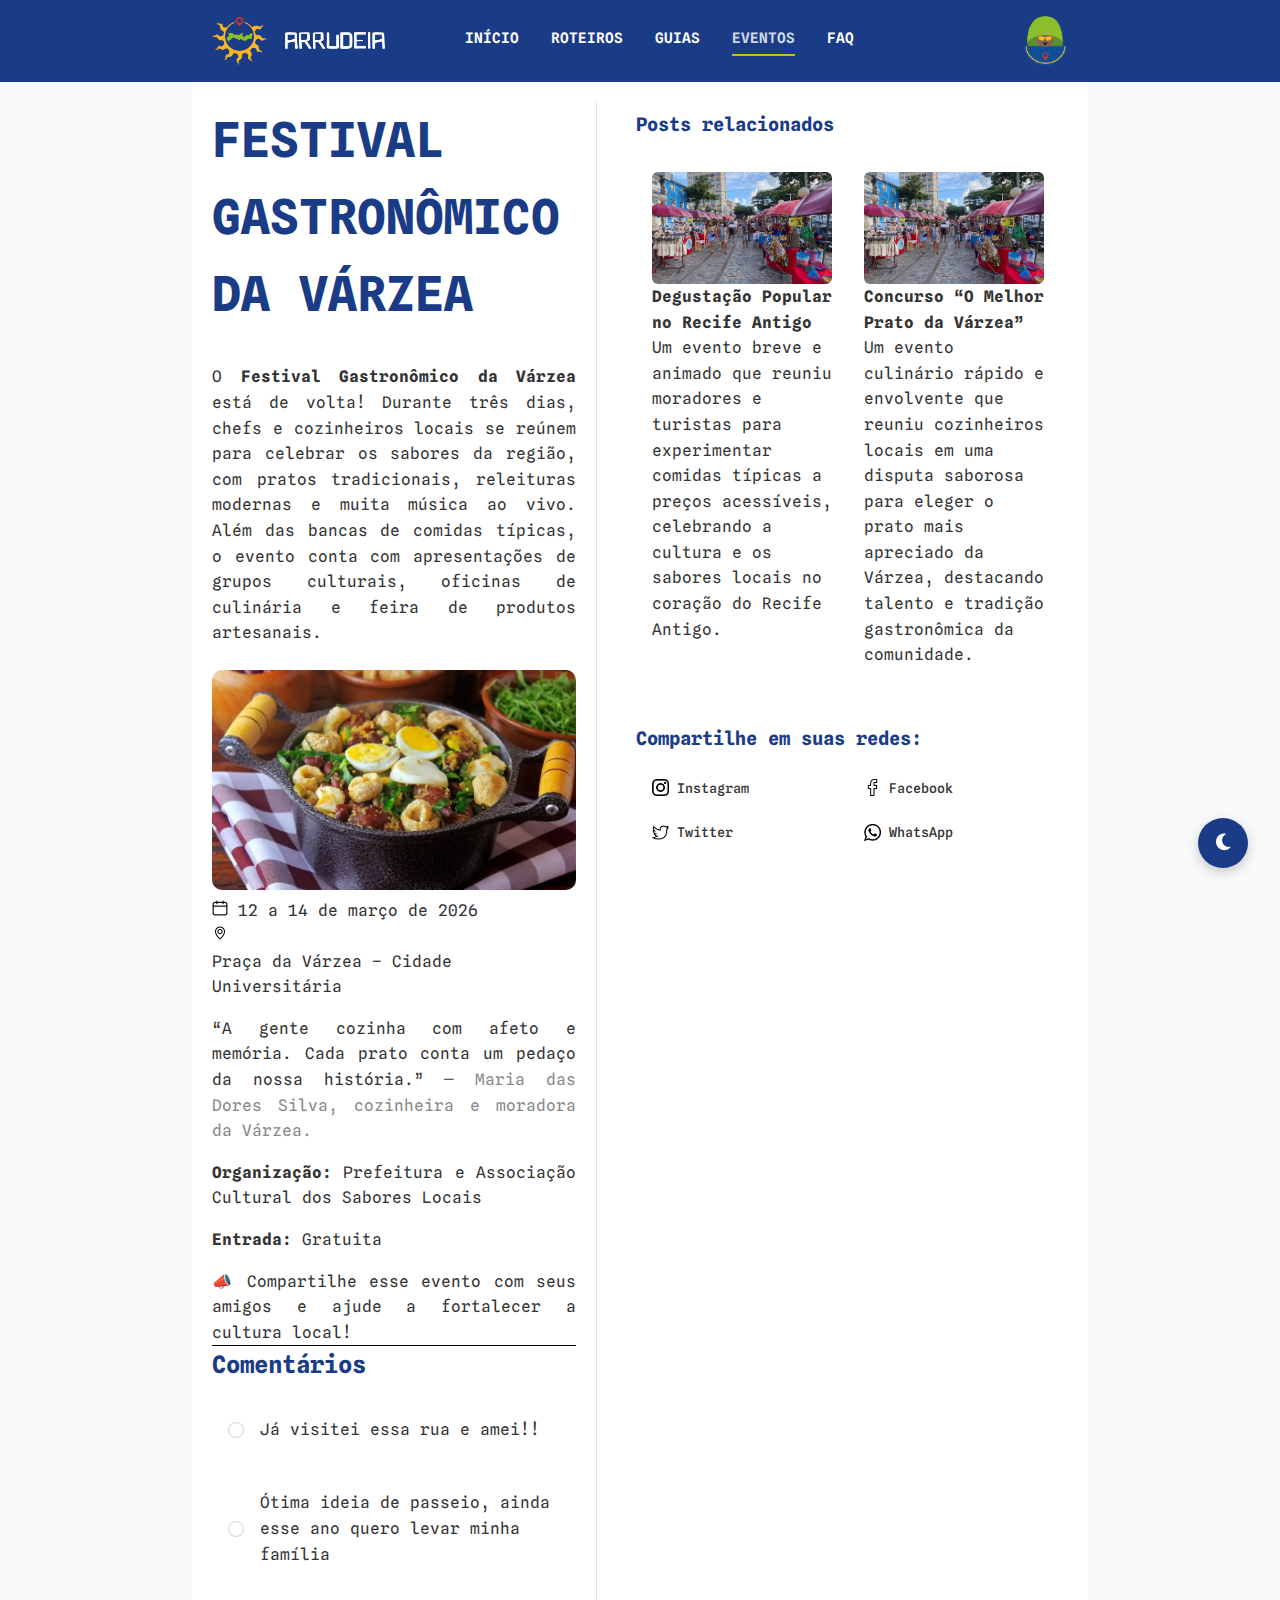
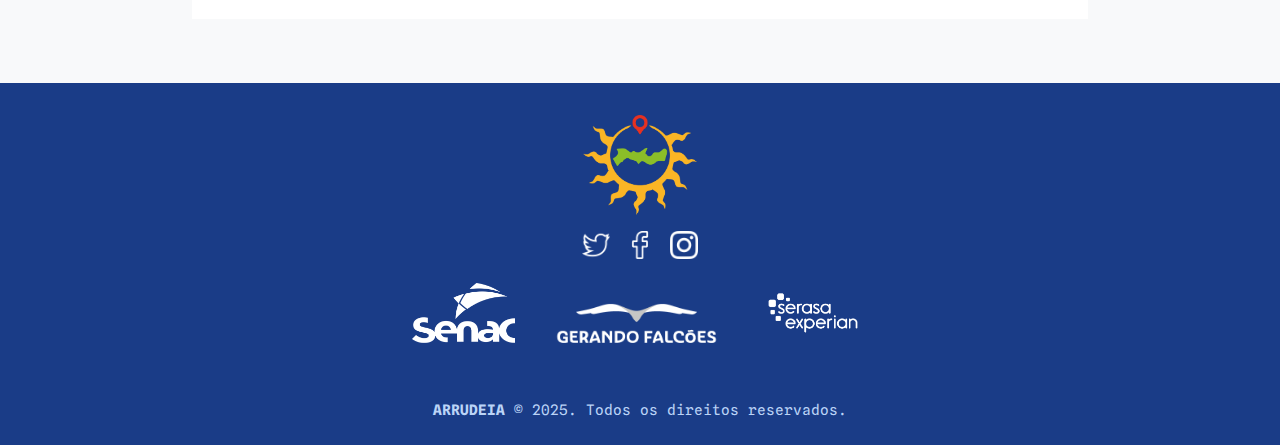
<file: post-eventos.html>
<!DOCTYPE html>
<html lang="pt-BR">

<head>
  <meta charset="UTF-8">
  <meta name="viewport" content="width=device-width, initial-scale=1.0">
  <title>Festival Gastronômico da Várzea</title>
  <link rel="stylesheet" href="css/post-eventos.css">
  <link rel="icon" href="assets/logo colorida 1.png" type="image/x-icon">
  <link rel="shortcut icon" href="assets/logo colorida 1.png" type="image/x-icon">
  <link rel="stylesheet" href="css/theme.css" />
  <link rel="stylesheet" href="https://cdnjs.cloudflare.com/ajax/libs/font-awesome/6.5.0/css/all.min.css">
  <link rel="preconnect" href="https://fonts.googleapis.com">
  <link rel="stylesheet"
    href="https://fonts.googleapis.com/css2?family=Material+Symbols+Outlined:opsz,wght,FILL,GRAD@24,400,0,0&icon_names=add" />
  <link rel="preconnect" href="https://fonts.gstatic.com" crossorigin>
  <link href="https://fonts.googleapis.com/css2?family=Spline+Sans+Mono:ital,wght@0,300..700;1,300..700&display=swap"
    rel="stylesheet">
</head>

<body>
  <!-- Botão de tema -->
  <button class="theme-toggle" aria-label="Alternar tema">
    <i class="fas fa-moon"></i>
  </button>
  <!-- Header -->
  <header class="header">
    <div class="container header-content">
      <div class="logo">
        <img src="assets/logo-arrudeia.png" alt="Arrudeia" class="logo-img">
        <span class="logo-text"><img src="assets/arrudeia_branco.png" style="max-width: 100px;" alt="logo"></span>
      </div>
      <nav class="nav">
        <a href="index.html" class="nav-link">INÍCIO</a>
        <a href="feed.html" class="nav-link">ROTEIROS</a>
        <a href="guias.html" class="nav-link">GUIAS</a>
        <a href="eventos.html" class="nav-link active">EVENTOS</a>
        <a href="faq.html" class="nav-link">FAQ</a>
      </nav>
      <div class="user">
        <a href="login.html"></a>
        <img src="assets/user-avatar.png" style="width: auto; height: 50px;" alt="User" class="user-avatar">
      </div>
    </div>
  </header>
  <main>

    <div class="layout">

      <!-- COLUNA ESQUERDA -->
      <div class="coluna-esquerda">

        <section class="content_evento">

          <div class="evento-inicio">
            <!-- TÍTULO -->
            <h2>FESTIVAL GASTRONÔMICO DA VÁRZEA</h2>
          </div>
          <div class="evento-descri">
            <!-- TEXTO -->
            <p style="max-width: 100%;">
              O <strong>Festival Gastronômico da Várzea</strong> está de volta! Durante três dias, chefs e cozinheiros
              locais
              se
              reúnem para celebrar os sabores da região, com pratos tradicionais, releituras modernas e muita música ao
              vivo.
              Além das bancas de comidas típicas, o evento conta com apresentações de grupos culturais, oficinas de
              culinária
              e
              feira de produtos artesanais.
            </p>
          </div>

          <div class="evento-img">
            <img src="assets/panela.png" alt="foto">
          </div>


          <div class="evento-data">
            <div>
              <!-- ÍCONES DE DATA/LOCAL -->
              <img src="assets/calendario.png">
              <p>12 a 14 de março de 2026</p>
            </div>
            <img src="assets/localizaçao.png">
            <p>Praça da Várzea – Cidade Universitária</p>
          </div>
          <div class="evento-descri">
            <p><em>
                “A gente cozinha com afeto e memória. Cada prato conta um pedaço da nossa história.”
              </em> — <span>Maria das Dores Silva, cozinheira e moradora da Várzea.</span>
            </p>

            <p>
              <strong>Organização:</strong> Prefeitura e Associação Cultural dos Sabores Locais
            </p>
            <p><strong>Entrada:</strong> Gratuita</p>

            <!-- COMPARTILHAMENTO -->
            <p>📣 Compartilhe esse evento com seus amigos e ajude a fortalecer a cultura local!</p>
          </div>
        </section>

        <!-- COMENTÁRIOS -->
        <section class="avaliaçoes">
          <h2>Comentários</h2>

          <div>
            <img src="assets/Ellipse 10.png">
            <p>Já visitei essa rua e amei!!</p>
          </div>

          <div>
            <img src="assets/Ellipse 10.png">
            <p>Ótima ideia de passeio, ainda esse ano quero levar minha família</p>
          </div>
        </section>
      </div>

      <!-- COLUNA DIREITA -->

      <aside class="coluna-direita">

        <div class="box-lateral">
          <h3>Posts relacionados</h3>

          <div class="post">
            <div>
              <img src="assets/Degustação-Popular.jpg">
              <h4>Degustação Popular no Recife Antigo</h4>
              <p>Um evento breve e animado que reuniu moradores e turistas para experimentar comidas típicas a preços
                acessíveis, celebrando a cultura e os sabores locais no coração do Recife Antigo.</p>
            </div>



            <div>
              <img src="assets/Degustação-Popular.jpg">
              <h4>Concurso “O Melhor Prato da Várzea”</h4>
              <p>Um evento culinário rápido e envolvente que reuniu cozinheiros locais em uma disputa saborosa para
                eleger o prato mais apreciado da Várzea, destacando talento e tradição gastronômica da comunidade.</p>
            </div>
          </div>
        </div>

        <div class="box-lateral">
          <h3>Compartilhe em suas redes:</h3>
          <div class="box-rede">
            <button class="btn-rede">
              <img src="assets/instagram.png" alt="Instagram">
              Instagram
            </button>
            <button class="btn-rede">
              <img src="assets/facebook.png" alt="Facebook">
              Facebook
            </button>
            <button class="btn-rede">
              <img src="assets/twitter.png" alt="Twitter">
              Twitter
            </button>
            <button class="btn-rede">
              <img src="assets/logo-whatsapp.webp" alt="WhatsApp">
              WhatsApp
            </button>
          </div>
        </div>
      </aside>
    </div>
  </main>


  <!-- Footer -->
  <footer class="footer">
    <div class="container footer-content">
      <div class="footer-logo">
        <img src="assets/logo-arrudeia.png" alt="Arrudeia" class="footer-logo-img">
      </div>
      <div class="social">
        <a href="#"><img src="assets/twitter.png" alt="Twitter"></a>
        <a href="#"><img src="assets/facebook.png" alt="Facebook"></a>
        <a href="#"><img src="assets/instagram.png" alt="Instagram"></a>
      </div>
      <div class="container footer-patrocinadores">
        <img src="assets/logo-senac.png" alt="Patrocinadores" class="footer-patrocinadores-senac">
        <img src="assets/logo-gerando-falcoes.png" alt="Patrocinadores" class="footer-patrocinadores-gerando-falcoes">
        <img src="assets/logo-serasa-experian.png" alt="Patrocinadores" class="footer-patrocinadores-serasa-experian">
      </div>
    </div>
    <div class="footer-links container">
      <p><b>ARRUDEIA</b> © 2025. Todos os direitos reservados.</p>
    </div>
  </footer>
</body>
<script src="js/theme_toggle.js"></script>

</html>
</file>
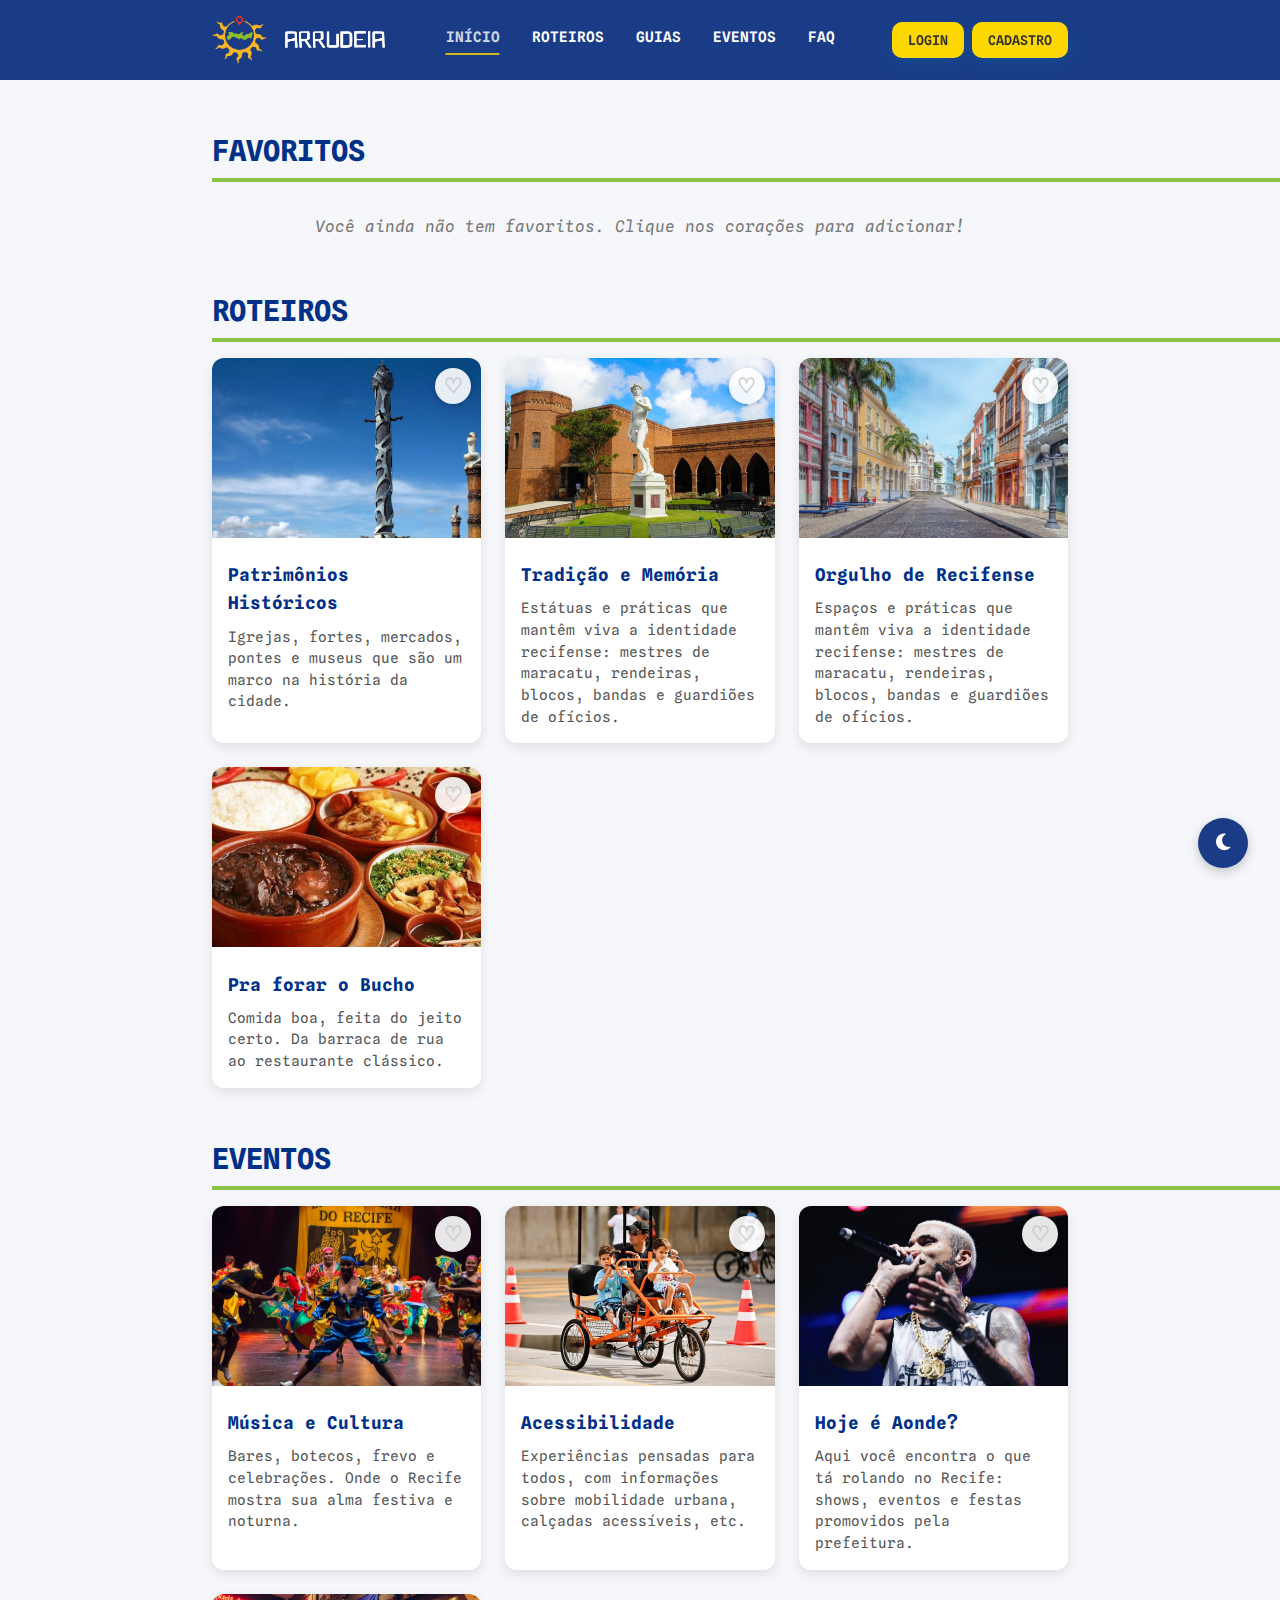
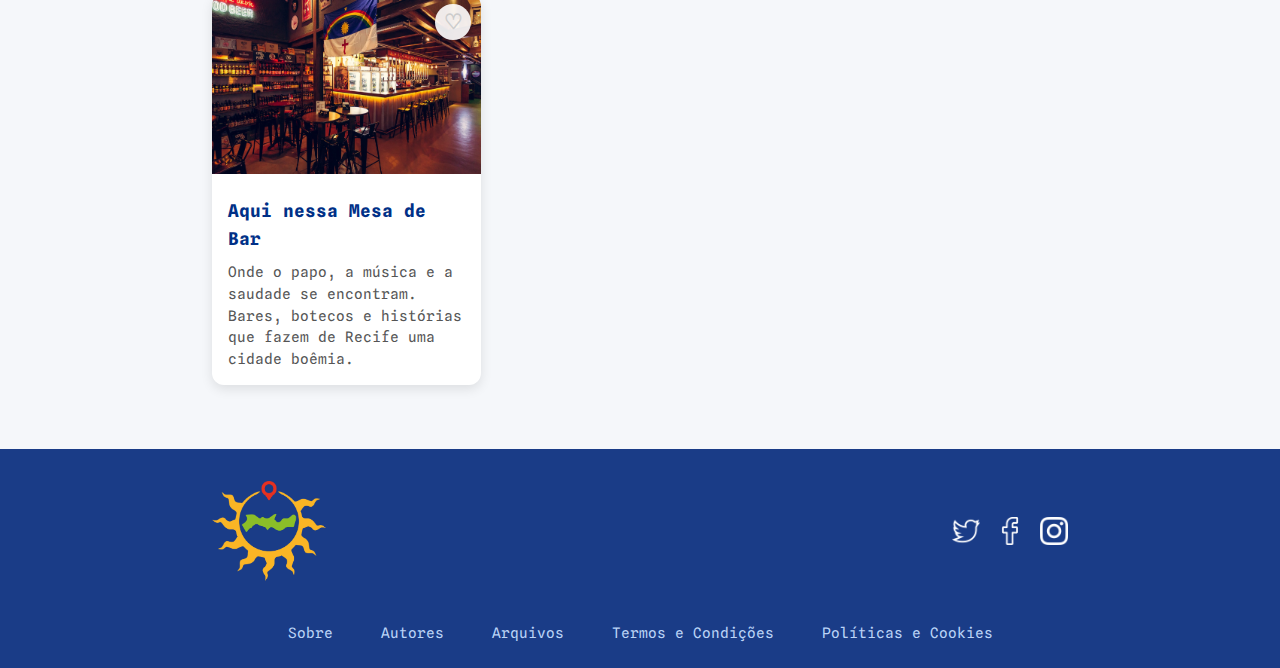
<file: teste.html>
<!DOCTYPE html>
<html lang="pt-BR">

<head>
    <meta charset="UTF-8" />
    <meta name="viewport" content="width=device-width, initial-scale=1.0" />
    <title>Arrudeia - Teste</title>
    <link rel="stylesheet" href="css/teste.css" />
    <link href="https://fonts.googleapis.com/css2?family=Montserrat:wght@400;600;700&display=swap" rel="stylesheet">
    <link rel="stylesheet" href="css/theme.css" />
    <link rel="stylesheet" href="https://cdnjs.cloudflare.com/ajax/libs/font-awesome/6.5.0/css/all.min.css">
    <link rel="preconnect" href="https://fonts.googleapis.com">
    <link rel="preconnect" href="https://fonts.gstatic.com" crossorigin>
    <link href="https://fonts.googleapis.com/css2?family=Spline+Sans+Mono:ital,wght@0,300..700;1,300..700&display=swap"
        rel="stylesheet">
    <link rel="icon" href="assets/logo colorida 1.png" type="image/x-icon">
    <link rel="shortcut icon" href="assets/logo colorida 1.png" type="image/x-icon">
</head>

<body>

    <!-- Botão de tema -->
    <button class="theme-toggle" aria-label="Alternar tema">
        <i class="fas fa-moon"></i>
    </button>

    <header class="header">
        <div class="container header-content">
            <div class="logo">
                <img src="assets/logo-arrudeia.png"  alt="Arrudeia" class="logo-img">
                <span class="logo-text"><img src="assets/arrudeia_branco.png" alt="logo" style="width: 100px;"></span>
            </div>
            <nav class="nav">
                <a href="index.html" class="nav-link active">Início</a>
                <a href="feed.html" class="nav-link">ROTEIROS</a>
                <a href="guias.html" class="nav-link">GUIAS</a>
                <a href="eventos.html" class="nav-link">EVENTOS</a>
                <a href="faq.html" class="nav-link">FAQ</a>
            </nav>
            <div class="user" id="btn-area">
                <button class="btn btn-login" id="btn-login" onclick="location.href='login.html'">LOGIN</button>
                <button class="btn btn-cadastro" onclick="location.href='cadastro.html'">CADASTRO</button>
            </div>
        </div>
    </header>

    <!-- Main Content -->
    <main class="container">

        <!-- Favoritos -->
        <section class="section" id="favoritos-section">
            <h2 class="section-title">FAVORITOS</h2>
            <div class="grid" id="favoritos-grid">
                <!-- Preenchido dinamicamente -->
            </div>
            <p id="empty-favorites" class="empty-message"
                style="display: none; text-align: center; color: #777; margin-top: 1rem;">
                Você ainda não tem favoritos. Clique nos corações para adicionar!
            </p>
        </section>

        <!-- Roteiros -->
        <section class="section">
            <h2 class="section-title">ROTEIROS</h2>
            <div class="grid" id="roteiros-grid">
                <!-- Cards gerados via JS -->
            </div>
        </section>

        <!-- Eventos -->
        <section class="section">
            <h2 class="section-title">EVENTOS</h2>
            <div class="grid" id="eventos-grid">
                <!-- Cards gerados via JS -->
            </div>
        </section>

    </main>

    <!-- Footer -->
    <footer class="footer">
        <div class="container footer-content">
            <div class="footer-logo">
                <img src="assets/logo-arrudeia.png" alt="Arrudeia" class="footer-logo-img">
            </div>
            <div class="social">
                <a href="#"><img src="assets/twitter.png" alt="Twitter"></a>
                <a href="#"><img src="assets/facebook.png" alt="Facebook"></a>
                <a href="#"><img src="assets/instagram.png" alt="Instagram"></a>
            </div>
        </div>
        <div class="footer-links container">
            <a href="#">Sobre</a>
            <a href="#">Autores</a>
            <a href="#">Arquivos</a>
            <a href="#">Termos e Condições</a>
            <a href="#">Políticas e Cookies</a>
        </div>
    </footer>

    <!-- JavaScript -->
    <script src="js/theme_toggle.js"></script>
    <script src="js/script_home.js"></script>
    <script>
        document.getElementById("btnLogin").addEventListener("click", () => {

            // esconder os antigos
            document.getElementById("btnLogin").classList.add("hidden");
            document.getElementById("btnCadastro").classList.add("hidden");

            // mostrar os novos
            document.getElementById("btnPerfil").classList.remove("hidden");
            document.getElementById("btnSair").classList.remove("hidden");
        });

    </script>
</body>

</html>
</file>
<file: css/theme.css>
/* Theme variables and dark mode overrides (copied/adapted from feed.css) */
:root {
  --primary: #1a3c87;
  --primary-dark: #152f6e;
  --secondary: #ffd700;
  --bg-body: #f8f9fa;
  --bg-card: #ffffff;
  --text-primary: #333333;
  --text-secondary: #666666;
  --text-light: #888888;
  --border: #dddddd;
  --border-light: #eeeeee;
  --shadow-sm: 0 2px 8px rgba(0,0,0,0.05);
  --shadow-header: 0 2px 10px rgba(0,0,0,0.1);
  --radius-sm: 8px;
  --radius-md: 12px;
  --radius-full: 20px;
}

[data-theme="dark"] {
  --primary: #2c5ab4;
  --primary-dark: #1e40af;
  --secondary: #fbbf24;
  --bg-body: #0f172a;
  --bg-card: #1e293b;
  --text-primary: #f1f5f9;
  --text-secondary: #94a3b8;
  --text-light: #64748b;
  --border: #334155;
  --border-light: #475569;
  --shadow-sm: 0 2px 8px rgba(0,0,0,0.3);
  --shadow-header: 0 2px 10px rgba(0,0,0,0.4);
}

/* Theme toggle button */
.theme-toggle {
  position: fixed;
  bottom: 2rem;
  right: 2rem;
  background: var(--primary);
  color: white;
  border: none;
  width: 50px;
  height: 50px;
  border-radius: 50%;
  font-size: 1.2rem;
  cursor: pointer;
  box-shadow: 0 4px 12px rgba(0,0,0,0.2);
  z-index: 1000;
  transition: all 0.3s ease;
  display: flex;
  align-items: center;
  justify-content: center;
}

.theme-toggle:hover {
  background: var(--primary-dark);
  transform: scale(1.05);
}

.theme-toggle i { transition: transform 0.3s ease; }
[data-theme="dark"] .theme-toggle i { transform: rotate(180deg); }

/* Basic overrides when dark theme is active (for home.css) */
[data-theme="dark"] body {
  background: var(--bg-body) !important;
  color: var(--text-primary) !important;
}

[data-theme="dark"] .card {
  background: var(--bg-card) !important;
  color: var(--text-primary) !important;
  box-shadow: var(--shadow-sm) !important;
}

[data-theme="dark"] .section-title {
  color: var(--primary) !important;
}

[data-theme="dark"] .card h3 {
  color: var(--primary) !important;
}

[data-theme="dark"] .card p {
  color: var(--text-secondary) !important;
}

[data-theme="dark"] .empty-message { color: var(--text-light) !important; }

[data-theme="dark"] .footer {
  background: var(--primary-dark) !important;
}

[data-theme="dark"] .footer-links a { color: #9fb7e6 !important; }

/* [data-theme="dark"] .card-fav { background: var(--heart) !important; color: white !important; }
[data-theme="dark"] .card-fav:hover { background: var(--heart) !important; color: var(--heart) !important; } */

/* Nav links keep white on dark */
[data-theme="dark"] .nav-link { color: white !important; }
[data-theme="dark"] .logo-text { color: white !important; }

/* Small adjustments for contrast */
[data-theme="dark"] .social img { filter: none !important; }

/* Ensure inputs / buttons adapt if present */
[data-theme="dark"] input, [data-theme="dark"] textarea {
  background: var(--bg-card) !important;
  color: var(--text-primary) !important;
  border: 1px solid var(--border) !important;
}
</file>
<file: css/login.css>
@charset 'UTF-8';
@import url('https://fonts.googleapis.com/css2?family=Spline+Sans+Mono:ital,wght@0,300..700;1,300..700&display=swap');

* {
    font-family: 'Spline Sans Mono', monospace;
    font-optical-sizing: auto;   /* deixa mais bonito em tamanhos diferentes */
    font-style: normal;
    margin: 0;
    padding: 0;
    box-sizing: border-box;
  }

/* ===== :ROOT ===== */
:root {
  --primary: #1a3c87;
  --primary-dark: #152f6e;
  --secondary: #ffd700;
  --bg-body: #f8f9fa;
  --bg-card: #ffffff;
  --btn-reverse: #333333;
  --text-primary: #333333;
  --text-secondary: #666666;
  --text-light: #888888;
  --border: #dddddd;
  --border-light: #eeeeee;
  --shadow-sm: 0 2px 8px rgba(0,0,0,0.05);
  --shadow-header: 0 2px 10px rgba(0,0,0,0.1);
  --radius-sm: 8px;
  --radius-md: 12px;
  --radius-full: 20px;
}

[data-theme="dark"] {
  --primary: #2c5ab4;
  --primary-dark: #1e40af;
  --secondary: #fbbf24;
  --bg-body: #0f172a;
  --bg-card: #1e293b;
  --btn-reverse: #f1f1f1;
  --text-primary: #f1f5f9;
  --text-secondary: #94a3b8;
  --text-light: #64748b;
  --border: #334155;
  --border-light: #475569;
  --shadow-sm: 0 2px 8px rgba(0,0,0,0.3);
  --shadow-header: 0 2px 10px rgba(0,0,0,0.4);
}

/* =============================== */
/* BODY */
/* =============================== */

body {
    background-color: var(--bg-body);
    color: var(--text-primary);
    line-height: 1.6;
    font-family: 'Spline Sans Mono', monospace;
    font-optical-sizing: auto;   /* deixa mais bonito em tamanhos diferentes */
    font-style: normal;
}

.container {
    max-width: 1200px;
    margin: 0 auto;
    padding: 0 20px;
}

/* =============================== */
/* HEADER */
/* =============================== */

.header {
    background: var(--primary);
    color: var(--text-primary);
    padding: 1rem 0;
    position: sticky;
    top: 0;
    z-index: 100;
    font-family: 'Spline Sans Mono', monospace;
}

.header-content {
    display: flex;
    justify-content: space-between;
    align-items: center;
}

.logo {
    display: flex;
    align-items: center;
    gap: 10px;
    font-weight: 700;
    font-size: 1.5rem;
}

.logo-img {
    height: 48px;
    width: auto;
    object-fit: contain;
}

.logo-text {
    color: var(--text-primary);
    font-size: 1.4rem;
}

.nav {
    position: absolute;
    left: 50%;
    transform: translateX(-50%);
    display: flex;
    gap: 2rem;
}

.nav-link {
    color: white;
    text-decoration: none;
    font-weight: 600;
    text-transform: uppercase;
    font-size: 0.9rem;
    transition: opacity 0.3s, border-color 0.3s;
    border-bottom: 2px solid transparent;
}

.nav-link:hover,
.nav-link.active {
    opacity: 0.8;
    border-bottom-color: var(--secondary);
}

.user-avatar {
    width: 40px;
    height: 40px;
    border-radius: 50%;
    object-fit: cover;
}

/* =============================== */
/* MAIN LOGIN */
/* =============================== */

main {
    background-image: linear-gradient(130deg, var(--primary), var(--bg-body));
    min-height: 100vh;
    display: flex;
    justify-content: center;
    align-items: center;
    gap: 30px;
}

.main_login {
    width: 100%;
}

.dec {
    object-fit: cover;
    height: 55rem;
}

/* =============================== */
/* CONTAINER FORM */
/* =============================== */

.container_login {
    display: flex;
    flex-direction: column;
    align-items: center;
    width: 45%;
}

/* ABAS LOGIN / CADASTRO */

.tabs-login {
    display: flex;
    justify-content: center;
    gap: 10px;
    margin-bottom: 25px;
}

.aba {
    padding: 10px 20px;
    border-radius: 8px;
    border: 2px solid var(--primary);
    background: var(--bg-card);
    color: var(--text-light);
    cursor: pointer;
    font-weight: bold;
    transition: 0.3s;
}

.aba.active {
    background: var(--primary);
    color: var(--secondary);
}

/* BOX DO FORM */

.login-box {
    background: var(--bg-body);
    padding: 30px;
    border-radius: 12px;
    width: 100%;
    max-width: 420px;
    box-shadow: 0px 4px 15px rgba(0, 0, 0, 0.15);
    text-align: center;

    display: none;
    /* essencial para o sistema de abas */
}

.login-box.active {
    display: block;
}

/* INPUTS */

.input-group {
    text-align: left;
    margin-bottom: 15px;
}

.input-group label {
    font-size: 14px;
    color: var(--text-secondary);
    display: block;
    margin-bottom: 5px;
}

.input-group input {
    width: 100%;
    padding: 10px;
    border: 1px solid --text-primary;
    border-radius: 8px;
    transition: 0.3s;
    outline: none;
}

.input-group input:focus {
    border-color: var(--primary);
    box-shadow: 0px 0px 5px var(--primary);
}

/* BOTÃO */

button {
    width: 100%;
    padding: 12px;
    background: var(--btn-reverse);
    background-size: 200% 200%;
    color: var(--bg-card);
    border: none;
    border-radius: 8px;
    font-size: 1rem;
    cursor: pointer;
    transition: background-position 0.75s ease-in-out;
}

button:hover {
    background-position: right center;
    background: var(--secondary);
    color: var(--btn-reverse);
}

/* Footer */
.footer {
  background: var(--primary);
  color: white;
  padding: 2rem 0 1rem;
}

.footer-logo {
  display: flex;
  justify-content: center;
}
.footer-logo-img {
    height: 100px;
    margin-bottom: 1rem;
}
.footer-patrocinadores {
  text-align: center;
  margin-bottom: 1rem;
  margin-top: 1rem;
}
.footer-patrocinadores-senac{
  height: 60px;
  margin: 0 15px;
}
.footer-patrocinadores-serasa-experian{
  height: 60px;
  margin: 0 15px;
}
.footer-patrocinadores-gerando-falcoes{
  height: 40px;
  margin: 0 15px;
}

/* Ícones de redes sociais */
.social {
  display: flex;
  gap: 1rem;
  justify-content: center;
}

.social img {
  width: 28px;
  height: 28px;
  filter: brightness(0) invert(1);
}

/* Links do rodapé */
.footer-links {
  display: flex;
  flex-wrap: wrap;
  gap: 2rem;
  justify-content: center;
  font-size: 0.9rem;
  margin-top: 1.5rem;
  padding: 0.5rem 0;
}

.footer-links p {
  color: #bbd4f7;
  text-decoration: none;
  transition: color 0.3s ease;
  white-space: nowrap;
  margin-top: 1rem; 
}

/* =============================== */
/* RESPONSIVIDADE */
/* =============================== */

@media (max-width: 992px) {
    main {
        flex-direction: column;
        padding: 40px 0;
    }

    .dec {
        display: none;
    }

    .container_login {
        width: 80%;
    }

    .footer-links {
        flex-direction: column;
        align-items: center;
        gap: 1rem;
    }

    .footer-content {
        flex-direction: column;
        gap: 1rem;
        text-align: center;
    }
}

@media (max-width: 768px) {
    .dec {
        display: none;
    }

    .container_login {
        width: 90%;
    }

    .container {
        flex-direction: column;
        gap: 1rem;
    }
}

@media (max-width: 480px) {
    .tabs-login {
        flex-direction: column;
        width: 100%;
    }

    .aba {
        width: 100%;
        text-align: center;
    }
}
</file>
<file: css/faq.css>
/* ===== :ROOT ===== */
:root {
  --primary: #1a3c87;
  --primary-dark: #152f6e;
  --secondary: #ffd700;
  --bg-body: #f8f9fa;
  --bg-card: #ffffff;
  --text-primary: #333333;
  --text-secondary: #666666;
  --text-light: #888888;
  --border: #dddddd;
  --border-light: #eeeeee;
  --shadow-sm: 0 2px 8px rgba(0,0,0,0.05);
  --shadow-header: 0 2px 10px rgba(0,0,0,0.1);
  --radius-sm: 8px;
  --radius-md: 12px;
  --radius-full: 20px;
}

[data-theme="dark"] {
  --primary: #2c5ab4;
  --primary-dark: #1e40af;
  --secondary: #fbbf24;
  --bg-body: #0f172a;
  --bg-card: #1e293b;
  --text-primary: #f1f5f9;
  --text-secondary: #94a3b8;
  --text-light: #64748b;
  --border: #334155;
  --border-light: #475569;
  --shadow-sm: 0 2px 8px rgba(0,0,0,0.3);
  --shadow-header: 0 2px 10px rgba(0,0,0,0.4);
}

/* Reset e Base */
* {
    font-family: 'Spline Sans Mono', monospace;
    font-optical-sizing: auto;   /* deixa mais bonito em tamanhos diferentes */
    font-style: normal;
    margin: 0;
    padding: 0;
    box-sizing: border-box;
  }
  
  body {
    font-family: 'Montserrat', sans-serif;
    background-color: #f5f7fa;
    color: #333;
    line-height: 1.6;
  }
  
  .container {
    max-width: 70%;
    margin: 0 auto;
    padding: 0 20px;
  }
  
  /* Header */
  .header {
    background: #003087;
    color: white;
    padding: 1rem 0;
    position: sticky;
    top: 0;
    z-index: 100;
  }
  
  .header-content {
    display: flex;
    justify-content: space-between;
    align-items: center;
  }
  
  .logo {
    display: flex;
    align-items: center;
    gap: 10px;
    font-weight: 700;
    font-size: 1.5rem;
  }
  
  /* css/style.css */
.logo-img {
    height: 48px;
    width: auto;
    object-fit: contain;
    /* REMOVA O FILTRO */
    /* filter: brightness(0) invert(1); */
  }
  
  .logo-text {
    color: rgb(255, 255, 255);
    font-weight: 700;
    font-size: 1.4rem;
    margin-left: 8px;
  }
  
  .nav {
    display: flex;
    gap: 2rem;
    padding-right: 5rem;
  }
  
  .nav-link {
    color: white;
    text-decoration: none;
    font-weight: 600;
    text-transform: uppercase;
    font-size: 0.9rem;
    transition: opacity 0.3s;
  }
  
  .nav-link:hover,
  .nav-link.active {
    opacity: 0.8;
    border-bottom: 2px solid #ffd700;
    padding-bottom: 5px;
  }
  
  .user {
    display: flex;
    align-items: center;
    gap: 8px;
    font-size: 0.9rem;
  }
  
  .user-avatar {
    width: 32px;
    height: 32px;
    border-radius: 50%;
    object-fit: cover;
  }

  /* Botão de tema */
.theme-toggle {
  position: fixed;
  bottom: 2rem;
  right: 2rem;
  background: var(--primary);
  color: white;
  border: none;
  width: 50px;
  height: 50px;
  border-radius: 50%;
  font-size: 1.2rem;
  cursor: pointer;
  box-shadow: 0 4px 12px rgba(0,0,0,0.2);
  z-index: 1000;
  transition: all 0.3s ease;
  display: flex;
  align-items: center;
  justify-content: center;
}

.theme-toggle:hover {
  background: var(--primary-dark);
  transform: scale(1.1);
}

.theme-toggle i {
  transition: transform 0.3s ease;
}

[data-theme="dark"] .theme-toggle i {
  transform: rotate(180deg);
}
  
/* CONTEÚDO */
.perguntas-frequentes {
    text-align: center;
    font-size: 25px;
    margin-top: 50px;
    color: #174B9E;
}

.texto-perguntas-frequentes {
    margin-top: 10px;
    font-size: 15px;
    color: #174B9E;
    font-size: 25px;
}

.perguntas-respostas {
    max-width: 1000px;
    margin: 40px auto 100px;
    display: flex;
    flex-direction: column;
    gap: 18px;
}

.faq-item{
    background: #ffffff;
    padding: 22px 25px;
    border-radius: 12px;
    border: 1px solid #dfdfdf;
    position: relative;
    display: flex;
    flex-direction: column;
    gap: 10px;
    cursor: pointer;
    transition: 0.2s ease;
}

.perguntas-respostas h3 {
    font-size: 20px;
    font-weight: 600;
    margin: 0;
    color: #000;
}

.perguntas-respostas p {
    font-size: 16px;
    line-height: 1.6;
    color: #333;
    margin: 0;
    max-width: 95%;
}

.material-symbols-outlined {
    position: absolute;
    right: 20px;
    top: 22px;
    font-size: 32px;
    cursor: pointer;
    color: #174B9E;
    transition: transform .2s ease;
}

.material-symbols-outlined:hover {
    transform: scale(1.2);
}

/* Footer */
.footer {
  background: var(--primary);
  color: white;
  padding: 2rem 0 1rem;
  margin-top: 4rem;
}

.footer-logo {
  display: flex;
  justify-content: center;
}
.footer-logo-img {
    height: 100px;
    margin-bottom: 1rem;
}
.footer-patrocinadores {
  text-align: center;
  margin-bottom: 1rem;
  margin-top: 1rem;
}
.footer-patrocinadores-senac{
  height: 60px;
  margin: 0 15px;
}
.footer-patrocinadores-serasa-experian{
  height: 60px;
  margin: 0 15px;
}
.footer-patrocinadores-gerando-falcoes{
  height: 40px;
  margin: 0 15px;
}

/* Ícones de redes sociais */
.social {
  display: flex;
  gap: 1rem;
  justify-content: center;
}

.social img {
  width: 28px;
  height: 28px;
  filter: brightness(0) invert(1);
}

/* Links do rodapé */
.footer-links {
  display: flex;
  flex-wrap: wrap;
  gap: 2rem;
  justify-content: center;
  font-size: 0.9rem;
  margin-top: 1.5rem;
  padding: 0.5rem 0;
}

.footer-links p {
  color: #bbd4f7;
  text-decoration: none;
  transition: color 0.3s ease;
  white-space: nowrap;
  margin-top: 1rem; 
}

@media (max-width: 1200px) {
    nav {
        gap: 80px;
    }
    .opções-do-menu {
        gap: 30px;
    }
}

@media (max-width: 900px) {
    nav {
        gap: 40px;
    }
    .opções-do-menu {
        gap: 20px;
    }
    .nome-logo-arrudeia {
        font-size: 20px;
    }
}

@media (max-width: 600px) {
    .opções-do-menu li {
        font-size: 13px;
    }
    nav {
        gap: 20px;
    }
    .botoes-login button {
        padding: 6px 14px;
        font-size: 12px;
    }
    .nome-logo-arrudeia {
        font-size: 18px;
    }
    .logo-menu {
        width: 45px;
    }
}
</file>
<file: css/guias.css>
/* ===== :ROOT ===== */
:root {
  --primary: #1a3c87;
  --primary-dark: #152f6e;
  --secondary: #ffd700;
  --bg-body: #f8f9fa;
  --bg-card: #ffffff;
  --text-primary: #333333;
  --text-secondary: #666666;
  --text-light: #888888;
  --border: #dddddd;
  --border-light: #eeeeee;
  --shadow-sm: 0 2px 8px rgba(0, 0, 0, 0.05);
  --shadow-header: 0 2px 10px rgba(0, 0, 0, 0.1);
  --radius-sm: 8px;
  --radius-md: 12px;
  --radius-full: 20px;
}

[data-theme="dark"] {
  --primary: #2c5ab4;
  --primary-dark: #1e40af;
  --secondary: #fbbf24;
  --bg-body: #0f172a;
  --bg-card: #1e293b;
  --text-primary: #f1f5f9;
  --text-secondary: #94a3b8;
  --text-light: #64748b;
  --border: #334155;
  --border-light: #475569;
  --shadow-sm: 0 2px 8px rgba(0, 0, 0, 0.3);
  --shadow-header: 0 2px 10px rgba(0, 0, 0, 0.4);
}

* {
  font-family: 'Spline Sans Mono', monospace;
  font-optical-sizing: auto;
  /* deixa mais bonito em tamanhos diferentes */
  font-style: normal;
  margin: 0;
  padding: 0;
  box-sizing: border-box;
}

body {
  font-family: 'Montserrat', sans-serif;
  background-color: #f5f7fa;
  color: #333;
  line-height: 1.6;
}

.container {
  max-width: 70%;
  margin: 0 auto;
  padding: 0 20px;
}

/* Header */
.header {
  background: var(--primary);
  color: white;
  padding: 1rem 0;
  position: sticky;
  top: 0;
  z-index: 100;
}

.header-content {
  display: flex;
  justify-content: space-between;
  align-items: center;
}

.logo {
  display: flex;
  align-items: center;
  gap: 10px;
  font-weight: 700;
  font-size: 1.5rem;
}

/* css/style.css */
.logo-img {
  height: 48px;
  width: auto;
  object-fit: contain;
  /* REMOVA O FILTRO */
  /* filter: brightness(0) invert(1); */
}

.logo-text {
  color: rgb(255, 255, 255);
  font-weight: 700;
  font-size: 1.4rem;
  margin-left: 8px;
}

.nav {
  display: flex;
  gap: 2rem;
  padding-right: 5rem;
}

.nav-link {
  color: white;
  text-decoration: none;
  font-weight: 600;
  text-transform: uppercase;
  font-size: 0.9rem;
  transition: opacity 0.3s;
}

.nav-link:hover,
.nav-link.active {
  opacity: 0.8;
  border-bottom: 2px solid #ffd700;
  padding-bottom: 5px;
}

.user {
  display: flex;
  align-items: center;
  gap: 8px;
  font-size: 0.9rem;
}

.user-avatar {
  width: 32px;
  height: 32px;
  border-radius: 50%;
  object-fit: cover;
}

/* Botão de tema */
.theme-toggle {
  position: fixed;
  bottom: 2rem;
  right: 2rem;
  background: var(--primary);
  color: white;
  border: none;
  width: 50px;
  height: 50px;
  border-radius: 50%;
  font-size: 1.2rem;
  cursor: pointer;
  box-shadow: 0 4px 12px rgba(0, 0, 0, 0.2);
  z-index: 1000;
  transition: all 0.3s ease;
  display: flex;
  align-items: center;
  justify-content: center;
}

.mains{
  width: 70%;
  margin: auto;
}

.theme-toggle:hover {
  background: var(--primary-dark);
  transform: scale(1.1);
}

.theme-toggle i {
  transition: transform 0.3s ease;
}

[data-theme="dark"] .theme-toggle i {
  transform: rotate(180deg);
}

/* ==== TITULO ==== */
.titulo {
  color: var(--primary);
  margin: auto;
  padding-top: 2rem;
  width: 90%;
  border-bottom: solid 5px #8ABC25;
}

/* ===== PAINEL DE GUIAS ===== */
.guias-painel {
  display: grid;
  grid-template-columns: repeat(auto-fit, minmax(30%, 1fr));
  gap: 2rem;
  margin: auto;
  padding: 4rem;
  width: 100%;
}

/* ===== CARD DO GUIA ===== */
.guia {
  background-color: var(--primary);
  color: var(--text-light);
  border-radius: 15px;
  padding: 3rem;
  height: 100%;
}

/* Cabeçalho do guia */
.guia-header {
  display: flex;
  gap: 1rem;
}

.guia-nome h2 {
  color: var(--secondary);
}

.guia-nome h3 {
  color: white;
}

/* Imagem */
.guia_img {
  width: 142px;
  height: 116px;
  display: flex;
  justify-content: center;
  align-items: center;
  overflow: hidden;
  border-radius: 15px;
}

.guia_img img {
  height: 100%;
}

/* Descrição */
.guia-descricao {
  text-align: justify;
  margin: auto;
  font-size: 1em;
  color: white;
  word-spacing: -2px;
  padding: 0.50rem;
  padding-top: 2rem;
}

/* Redes sociais */
.guia-social {
  padding: 1rem;
  padding-top: 2rem;
  display: flex;
  justify-content: space-around;
  align-items: center;
}

.icones {
  display: flex;
  justify-content: space-evenly;
  gap: 2rem;
}

.icones img {
  max-width: 1.5rem;
}

/* Footer */
.footer {
  background: var(--primary);
  color: white;
  padding: 2rem 0 1rem;
  margin-top: 4rem;
}

.footer-logo {
  display: flex;
  justify-content: center;
}

.footer-logo-img {
  height: 100px;
  margin-bottom: 1rem;
}

.footer-patrocinadores {
  text-align: center;
  margin-bottom: 1rem;
  margin-top: 1rem;
}

.footer-patrocinadores-senac {
  height: 60px;
  margin: 0 15px;
}

.footer-patrocinadores-serasa-experian {
  height: 60px;
  margin: 0 15px;
}

.footer-patrocinadores-gerando-falcoes {
  height: 40px;
  margin: 0 15px;
}

/* Ícones de redes sociais */
.social {
  display: flex;
  gap: 1rem;
  justify-content: center;
}

.social img {
  width: 28px;
  height: 28px;
  filter: brightness(0) invert(1);
}

/* Links do rodapé */
.footer-links {
  display: flex;
  flex-wrap: wrap;
  gap: 2rem;
  justify-content: center;
  font-size: 0.9rem;
  margin-top: 1.5rem;
  padding: 0.5rem 0;
}

.footer-links p {
  color: #bbd4f7;
  text-decoration: none;
  transition: color 0.3s ease;
  white-space: nowrap;
  margin-top: 1rem;
}

@media (max-width:1700px) {
  .guias-painel {
    grid-template-columns: repeat(auto-fit, minmax(40%, 1fr));
  }
}

@media (max-width:700px) {
  .guias-painel {
    grid-template-columns: repeat(auto-fit, minmax(60%, 1fr));
  }
}
</file>
<file: css/homeoff.css>
@import url('https://fonts.googleapis.com/css2?family=Spline+Sans:wght@300..700&display=swap');

/* ===== :ROOT ===== */
:root {
  --primary: #1a3c87;
  --primary-dark: #152f6e;
  --secondary: #ffd700;
  --bg-body: #f8f9fa;
  --bg-card: #ffffff;
  --text-primary: #333333;
  --text-secondary: #666666;
  --text-light: #888888;
  --border: #dddddd;
  --border-light: #eeeeee;
  --shadow-sm: 0 2px 8px rgba(0, 0, 0, 0.05);
  --shadow-header: 0 2px 10px rgba(0, 0, 0, 0.1);
  --radius-sm: 8px;
  --radius-md: 12px;
  --radius-full: 20px;
}

[data-theme="dark"] {
  --primary: #2c5ab4;
  --primary-dark: #1e40af;
  --secondary: #fbbf24;
  --bg-body: #0f172a;
  --bg-card: #1e293b;
  --text-primary: #f1f5f9;
  --text-secondary: #94a3b8;
  --text-light: #64748b;
  --border: #334155;
  --border-light: #475569;
  --shadow-sm: 0 2px 8px rgba(0, 0, 0, 0.3);
  --shadow-header: 0 2px 10px rgba(0, 0, 0, 0.4);
}

/* Reset */
* {
  font-family: 'Spline Sans Mono', monospace;
  font-optical-sizing: auto;
  /* deixa mais bonito em tamanhos diferentes */
  font-style: normal;
  margin: 0;
  padding: 0;
  box-sizing: border-box;
}

body {
  font-family: "Spline Sans", sans-serif;
  background-color: #f5f7fa;
  color: #333;
  line-height: 1.6;
}

.container {
  max-width: 70%;
  margin: 0 auto;
  padding: 0 20px;
}

/* Botão de tema */
.theme-toggle {
  position: fixed;
  bottom: 2rem;
  right: 2rem;
  background: var(--primary);
  color: white;
  border: none;
  width: 50px;
  height: 50px;
  border-radius: 50%;
  font-size: 1.2rem;
  cursor: pointer;
  box-shadow: 0 4px 12px rgba(0, 0, 0, 0.2);
  z-index: 1000;
  transition: all 0.3s ease;
  display: flex;
  align-items: center;
  justify-content: center;
}

.theme-toggle:hover {
  background: var(--primary-dark);
  transform: scale(1.1);
}

.theme-toggle i {
  transition: transform 0.3s ease;
}

[data-theme="dark"] .theme-toggle i {
  transform: rotate(180deg);
}

/* Header */
.header {
  background: var(--primary);
  color: white;
  padding: 1rem 0;
  position: sticky;
  top: 0;
  z-index: 100;
  box-shadow: var(--shadow-header);
}

.header .container {
  display: flex;
  align-items: center;
  justify-content: space-between;
}

.logo img {
  height: 50px;
}

.logo {
  display: flex;
  align-items: center;
  gap: 0.5rem;
}

.nav {
  display: flex;
  gap: 2rem;
  padding-right: 5rem;
}

.nav a {
  color: white;
  text-decoration: none;
  font-weight: 500;
  padding: 0 0;
  border-bottom: 2px solid transparent;
  transition: 0.3s;
}

.nav a.active,
.nav a:hover {
  border-bottom: 2px solid var(--secondary);
}

.logCad span a {
  text-decoration: none;
}

.cadastro {
  background: var(--secondary);
  color: var(--primary);
  padding: 0.4rem 1rem;
  border-radius: var(--radius-full);
  font-weight: 600;
  font-size: 0.9rem;
  margin-left: 0.5rem;
}

.cadastro a {
  color: var(--primary);
}

.entra {
  font-weight: 500;
  padding: 0.5rem 0;
  border-bottom: 2px solid transparent;
  transition: 0.3s;
}

.entra a {
  color: white;
}

.entra a:hover {
  border-bottom: 2px solid var(--secondary);
}

/* arrudeia + Cabloco */
.content {
  display: flex;
  width: 70%;
  margin: auto;
  margin-top: 0.5rem;
  align-items: center;
  text-align: justify;
  padding-bottom: 0.5rem;
  border-bottom: solid 2px #8ABC25;
}

.content img {
  max-width: 30%;
}

.content div p {
  max-width: 80%;
  padding-top: 1.5rem;
  font-size: 1.3rem;
}

.cad {
  max-width: 45%;
  margin-top: 1rem;
}

/* Cadastro */
.content-cad {
  display: flex;
  flex-wrap: wrap;
  width: 70%;
  gap: 3rem;
  margin: auto;
  vertical-align: top;
  padding-bottom: 1.5rem;
  border-bottom: solid 2px #8ABC25;
}

.cad span p {
  text-align: justify;
}

.cad-img {
  max-width: 50%;
  padding: 1rem 0;
}

/* MAPA */

.mapa {
  width: 70%;
  margin: auto;
  align-items: center;
  text-align: justify;
  padding-bottom: 0.5rem;
  border-bottom: solid 2px #8ABC25;
  border-radius: 15px;
  background-color: #ccc;
  text-align: center;
}

.mapa h1 {
  text-align: start;
  padding-top: 10px;
  padding-left: 10px;
}

.mapa img {
  max-width: 35%;
  object-fit: cover;
}

/* Footer */
.footer {
  background: var(--primary);
  color: white;
  padding: 2rem 0 1rem;
  margin-top: 4rem;
}

.footer-logo {
  display: flex;
  justify-content: center;
}
.footer-logo-img {
    height: 100px;
    margin-bottom: 1rem;
}
.footer-patrocinadores {
  text-align: center;
  margin-bottom: 1rem;
  margin-top: 1rem;
}
.footer-patrocinadores-senac{
  height: 60px;
  margin: 0 15px;
}
.footer-patrocinadores-serasa-experian{
  height: 60px;
  margin: 0 15px;
}
.footer-patrocinadores-gerando-falcoes{
  height: 40px;
  margin: 0 15px;
}

/* Ícones de redes sociais */
.social {
  display: flex;
  gap: 1rem;
  justify-content: center;
}

.social img {
  width: 28px;
  height: 28px;
  filter: brightness(0) invert(1);
}

/* Links do rodapé */
.footer-links {
  display: flex;
  flex-wrap: wrap;
  gap: 2rem;
  justify-content: center;
  font-size: 0.9rem;
  margin-top: 1.5rem;
  padding: 0.5rem 0;
}

.footer-links p {
  color: #bbd4f7;
  text-decoration: none;
  transition: color 0.3s ease;
  white-space: nowrap;
  margin-top: 1rem; 
}
 
/* Desktop: links em linha (horizontal) */
@media (min-width: 992px) {
  .footer-links {
    justify-content: center;
    gap: 3rem;
    flex-wrap: nowrap;
  }
}

/* Tablet / Mobile: links em coluna */
@media (max-width: 991px) {
  .content {
    flex-direction: column-reverse;
    max-width: 90%;
  }

  .content img {
    max-width: 50%;
  }

  .content-cad {
    flex-direction: column;
    align-items: center;
  }

  .cad {
    max-width: 90%;
  }

  .cad-img {
    display: block;
    margin: auto;
    max-width: 70%;
    padding-bottom: 0.5rem;
  }

  .footer-links {
    flex-direction: column;
    align-items: center;
    gap: 1rem;
  }

  .footer-content {
    flex-direction: column;
    gap: 1rem;
    text-align: center;
  }
}

/* mobile header */
@media(max-width: 600px) {
  .container {
    flex-direction: column;
    gap: 1rem;
  }
}
</file>
<file: css/teste.css>
/* ===== :ROOT ===== */
:root {
    --primary: #1a3c87;
    --primary-dark: #152f6e;
    --secondary: #ffd700;
    --bg-body: #f8f9fa;
    --bg-card: #ffffff;
    --text-primary: #333333;
    --text-secondary: #666666;
    --text-light: #888888;
    --border: #dddddd;
    --border-light: #eeeeee;
    --shadow-sm: 0 2px 8px rgba(0, 0, 0, 0.05);
    --shadow-header: 0 2px 10px rgba(0, 0, 0, 0.1);
    --radius-sm: 8px;
    --radius-md: 12px;
    --radius-full: 20px;
    --btn-login-bg: var(--secondary);
    --btn-cadastro-bg: var(--secondary);
}

[data-theme="dark"] {
    --primary: #2c5ab4;
    --primary-dark: #1e40af;
    --secondary: #fbbf24;
    --bg-body: #0f172a;
    --bg-card: #1e293b;
    --text-primary: #f1f5f9;
    --text-secondary: #94a3b8;
    --text-light: #64748b;
    --border: #334155;
    --border-light: #475569;
    --shadow-sm: 0 2px 8px rgba(0, 0, 0, 0.3);
    --shadow-header: 0 2px 10px rgba(0, 0, 0, 0.4);
}

/* Reset e Base */
* {
    font-family: 'Spline Sans Mono', monospace;
    font-optical-sizing: auto;
    /* deixa mais bonito em tamanhos diferentes */
    font-style: normal;
    margin: 0;
    padding: 0;
    box-sizing: border-box;
}

body {
    font-family: 'Montserrat', sans-serif;
    background-color: #f5f7fa;
    color: #333;
    line-height: 1.6;
}

.container {
    max-width: 70%;
    margin: 0 auto;
    padding: 0 20px;
}

/* Header */
.header {
    background: var(--primary);
    color: white;
    padding: 1rem 0;
    position: sticky;
    top: 0;
    z-index: 100;
}

.header-content {
    display: flex;
    justify-content: space-between;
    align-items: center;
}

.logo {
    display: flex;
    align-items: center;
    gap: 10px;
    font-weight: 700;
    font-size: 1.5rem;
}

/* css/style.css */
.logo-img {
    height: 48px;
    width: auto;
    object-fit: contain;
    /* REMOVA O FILTRO */
    /* filter: brightness(0) invert(1); */
}

.logo-text {
    color: rgb(255, 255, 255);
    font-weight: 700;
    font-size: 1.4rem;
    margin-left: 8px;
}

.nav {
    position: absolute;
    left: 50%;
    transform: translateX(-50%);
    display: flex;
    gap: 2rem;
}

.nav-link {
    color: white;
    text-decoration: none;
    font-weight: 600;
    text-transform: uppercase;
    font-size: 0.9rem;
    transition: opacity 0.3s;
}

.nav-link:hover,
.nav-link.active {
    opacity: 0.8;
    border-bottom: 2px solid #ffd700;
    padding-bottom: 5px;
}

.user {
    display: flex;
    align-items: center;
    gap: 8px;
    font-size: 0.9rem;
}

.user-avatar {
    width: 32px;
    height: 32px;
    border-radius: 50%;
    object-fit: cover;
}

.btn {
    --pad-y: 10px;
    --pad-x: 16px;
    display: inline-flex;
    align-items: center;
    gap: 10px;
    padding: var(--pad-y) var(--pad-x);
    border-radius: 10px;
    border: 0;
    cursor: pointer;
    font-weight: 600;
    font-size: normal;
    transition: transform .12s ease, box-shadow .12s ease, background-color .12s ease;
    user-select: none;
    -webkit-tap-highlight-color: transparent;
    background: var(--glass);
    color: inherit;
    position: relative;
    outline: none;
}

.btn:active {
    transform: translateY(1px) scale(.998)
}

.btn:focus-visible {
    box-shadow: 0 0 0 4px rgba(6, 182, 212, 0.14), 0 6px 18px rgba(2, 6, 23, 0.6);
}

/* Primary */
.btn-login {
    background: var(--btn-login-bg);
    color: var(--text-primary);
    box-shadow: 0 6px 18px rgba(6, 182, 212, 0.12), inset 0 -2px 0 rgba(255, 255, 255, 0.06);
}

/* Ghost / outline */
.btn-cadastro {
    background: var(--btn-cadastro-bg);
    color: var(--text-primary);
    box-shadow: 0 6px 18px rgba(6, 182, 212, 0.12), inset 0 -2px 0 rgba(255, 255, 255, 0.06);
}

/* Ripple container (for JS ripple) */
.ripple {
    overflow: hidden;
}

.ripple-effect {
    position: absolute;
    border-radius: 50%;
    transform: scale(0);
    animation: ripple 700ms linear;
    background: rgba(255, 255, 255, 0.18);
    pointer-events: none;
}

@keyframes ripple {
    to {
        transform: scale(6);
        opacity: 0;
    }
}

/* Toggle (aria-pressed) */
.btn-toggle[aria-pressed="true"] {
    background: linear-gradient(90deg, #f97316, #f43f5e);
    color: #fff;
}

/* Loading (spinner) */
.spinner {
    width: 18px;
    height: 18px;
    border-radius: 50%;
    border: 2px solid rgba(255, 255, 255, 0.25);
    border-top-color: rgba(255, 255, 255, 0.85);
    animation: spin 700ms linear infinite;
}

@keyframes spin {
    to {
        transform: rotate(360deg)
    }
}

/* Animated gradient button */
.btn-gradient {
    background: linear-gradient(90deg, #7c3aed, #06b6d4);
    background-size: 200% 200%;
    animation: floatBG 5s ease infinite;
    color: white;
}

@keyframes floatBG {
    0% {
        background-position: 0% 50%
    }

    50% {
        background-position: 100% 50%
    }

    100% {
        background-position: 0% 50%
    }
}

/* small helper */
p.small {
    font-size: 13px;
    color: var(--muted);
    margin: 8px 0 0
}

.hidden {
    display: none;
}

/* Sections */
.section {
    margin: 3rem 0;
}

.section-title {
    font-size: 1.8rem;
    color: #003087;
    margin-bottom: 1.5rem;
    position: relative;
    display: inline-block;
}

.section-title::after {
    content: '';
    position: absolute;
    bottom: -8px;
    left: 0;
    width: 1160px;
    height: 4px;
    background: #8bc34a;
}

/* Grid de Cards */
.grid {
    display: grid;
    grid-template-columns: repeat(auto-fit, minmax(260px, 1fr));
    gap: 1.5rem;
}

.card {
    background: white;
    border-radius: 12px;
    overflow: hidden;
    box-shadow: 0 4px 12px rgba(0, 0, 0, 0.1);
    transition: transform 0.3s, box-shadow 0.3s;
    position: relative;
}

.card:hover {
    transform: translateY(-8px);
    box-shadow: 0 12px 20px rgba(0, 0, 0, 0.15);
}

.card-img {
    width: 100%;
    height: 180px;
    object-fit: cover;
}

.card-fav {
    position: absolute;
    top: 10px;
    right: 10px;
    background: #ffd700;
    color: #003087;
    width: 32px;
    height: 32px;
    border-radius: 50%;
    display: flex;
    align-items: center;
    justify-content: center;
    font-size: 1.2rem;
    font-weight: bold;
}

.card h3 {
    font-size: 1.1rem;
    margin: 1rem 1rem 0.5rem;
    color: #003087;
}

.card p {
    font-size: 0.9rem;
    color: #555;
    margin: 0 1rem 1rem;
    line-height: 1.5;
}

/* Footer */
.footer {
    background: var(--primary);
    color: white;
    padding: 2rem 0 1rem;
    margin-top: 4rem;
}

.footer-content {
    display: flex;
    justify-content: space-between;
    align-items: center;
    margin-bottom: 1.5rem;
}

.footer-logo-img {
    height: 100px;
}

.social {
    display: flex;
    gap: 1rem;
}

.social img {
    width: 28px;
    height: 28px;
    filter: brightness(0) invert(1);
}

/* Responsividade */
@media (max-width: 992px) {
    .header-content {
        flex-direction: column;
        gap: 1rem;
        text-align: center;
    }

    .nav {
        order: 3;
    }

    .grid {
        grid-template-columns: repeat(auto-fit, minmax(220px, 1fr));
    }
}

@media (max-width: 768px) {
    .nav {
        gap: 1rem;
        font-size: 0.85rem;
    }

    .section-title {
        font-size: 1.5rem;
    }

    .card h3 {
        font-size: 1rem;
    }

    .card p {
        font-size: 0.85rem;
    }
}

@media (max-width: 768px) {
    .logo-img {
        height: 40px;
    }

    .logo-text {
        font-size: 1.2rem;
    }
}

@media (max-width: 576px) {
    .logo-img {
        height: 36px;
    }

    .logo-text {
        font-size: 1.1rem;
    }
}

.user span {
    display: none;
}

/* Estrela de favorito interativa */
/* Coração de favorito interativo */
.card-fav {
    position: absolute;
    top: 10px;
    right: 10px;
    background: rgba(255, 255, 255, 0.9);
    color: #ccc;
    width: 36px;
    height: 36px;
    border-radius: 50%;
    display: flex;
    align-items: center;
    justify-content: center;
    font-size: 1.3rem;
    cursor: pointer;
    transition: all 0.3s ease;
    box-shadow: 0 2px 6px rgba(0, 0, 0, 0.2);
    z-index: 10;
    font-family: sans-serif;
}

.card-fav:hover {
    transform: scale(1.15);
    background: #ff4757;
    color: white;
}

.card-fav.active {
    background: #ff4757;
    color: white;
    animation: heartbeat 0.6s ease;
}

@keyframes heartbeat {
    0% {
        transform: scale(1);
    }

    20% {
        transform: scale(1.25);
    }

    40% {
        transform: scale(1.1);
    }

    60% {
        transform: scale(1.3);
    }

    80% {
        transform: scale(1.15);
    }

    100% {
        transform: scale(1);
    }
}

/* Mensagem de vazio */
.empty-message {
    font-style: italic;
}

/* Footer Links - Responsivo e Horizontal em Desktop */
.footer-links {
    display: flex;
    flex-wrap: wrap;
    gap: 2rem;
    justify-content: center;
    font-size: 0.9rem;
    margin-top: 1.5rem;
    padding: 0.5rem 0;
}

.footer-links a {
    color: #bbd4f7;
    text-decoration: none;
    transition: color 0.3s ease;
    white-space: nowrap;
}

.footer-links a:hover {
    color: #ffd700;
}

/* Desktop: links em linha (horizontal) */
@media (min-width: 992px) {
    .footer-links {
        justify-content: center;
        gap: 3rem;
        flex-wrap: nowrap;
    }
}

/* Tablet e Mobile: mantém em coluna ou quebra suave */
@media (max-width: 991px) {
    .footer-links {
        flex-direction: column;
        align-items: center;
        gap: 1rem;
    }
}
</file>
<file: css/home.css>
/* Reset e Base */
* {
    margin: 0;
    padding: 0;
    box-sizing: border-box;
  }
  
  body {
    font-family: 'Montserrat', sans-serif;
    background-color: #f5f7fa;
    color: #333;
    line-height: 1.6;
  }
  
  .container {
    max-width: 1200px;
    margin: 0 auto;
    padding: 0 20px;
  }
  
  /* Header */
  .header {
    background: #003087;
    color: white;
    padding: 1rem 0;
    position: sticky;
    top: 0;
    z-index: 100;
  }
  
  .header-content {
    display: flex;
    justify-content: space-between;
    align-items: center;
  }
  
  .logo {
    display: flex;
    align-items: center;
    gap: 10px;
    font-weight: 700;
    font-size: 1.5rem;
  }
  
  /* css/style.css */
.logo-img {
    height: 48px;
    width: auto;
    object-fit: contain;
    /* REMOVA O FILTRO */
    /* filter: brightness(0) invert(1); */
  }
  
  .logo-text {
    color: rgb(255, 255, 255);
    font-weight: 700;
    font-size: 1.4rem;
    margin-left: 8px;
  }
  
  .nav {
    display: flex;
    gap: 2rem;
  }
  
  .nav-link {
    color: white;
    text-decoration: none;
    font-weight: 600;
    text-transform: uppercase;
    font-size: 0.9rem;
    transition: opacity 0.3s;
  }
  
  .nav-link:hover,
  .nav-link.active {
    opacity: 0.8;
    border-bottom: 2px solid #ffd700;
    padding-bottom: 5px;
  }
  
  .user {
    display: flex;
    align-items: center;
    gap: 8px;
    font-size: 0.9rem;
  }
  
  .user-avatar {
    width: 32px;
    height: 32px;
    border-radius: 50%;
    object-fit: cover;
  }
  
  /* Sections */
  .section {
    margin: 3rem 0;
  }
  
  .section-title {
    font-size: 1.8rem;
    color: #003087;
    margin-bottom: 1.5rem;
    position: relative;
    display: inline-block;
  }
  
  .section-title::after {
    content: '';
    position: absolute;
    bottom: -8px;
    left: 0;
    width: 1160px;
    height: 4px;
    background: #8bc34a;
  }
  
  /* Grid de Cards */
  .grid {
    display: grid;
    grid-template-columns: repeat(auto-fit, minmax(260px, 1fr));
    gap: 1.5rem;
  }
  
  .card {
    background: white;
    border-radius: 12px;
    overflow: hidden;
    box-shadow: 0 4px 12px rgba(0,0,0,0.1);
    transition: transform 0.3s, box-shadow 0.3s;
    position: relative;
  }
  
  .card:hover {
    transform: translateY(-8px);
    box-shadow: 0 12px 20px rgba(0,0,0,0.15);
  }
  
  .card-img {
    width: 100%;
    height: 180px;
    object-fit: cover;
  }
  
  .card-fav {
    position: absolute;
    top: 10px;
    right: 10px;
    background: #ffd700;
    color: #003087;
    width: 32px;
    height: 32px;
    border-radius: 50%;
    display: flex;
    align-items: center;
    justify-content: center;
    font-size: 1.2rem;
    font-weight: bold;
  }
  
  .card h3 {
    font-size: 1.1rem;
    margin: 1rem 1rem 0.5rem;
    color: #003087;
  }
  
  .card p {
    font-size: 0.9rem;
    color: #555;
    margin: 0 1rem 1rem;
    line-height: 1.5;
  }
  
  /* Footer */
  .footer {
    background: #003087;
    color: white;
    padding: 2rem 0 1rem;
    margin-top: 4rem;
  }
  
  .footer-content {
    display: flex;
    justify-content: space-between;
    align-items: center;
    margin-bottom: 1.5rem;
  }
  
  .footer-logo-img {
    height: 50px;
  }
  
  .social {
    display: flex;
    gap: 1rem;
  }
  
  .social img {
    width: 28px;
    height: 28px;
    filter: brightness(0) invert(1);
  }
  
  /* Responsividade */
  @media (max-width: 992px) {
    .header-content {
      flex-direction: column;
      gap: 1rem;
      text-align: center;
    }
  
    .nav {
      order: 3;
    }
  
    .grid {
      grid-template-columns: repeat(auto-fit, minmax(220px, 1fr));
    }
  }
  
  @media (max-width: 768px) {
    .nav {
      gap: 1rem;
      font-size: 0.85rem;
    }
  
    .section-title {
      font-size: 1.5rem;
    }
  
    .card h3 {
      font-size: 1rem;
    }
  
    .card p {
      font-size: 0.85rem;
    }
  }
  
  @media (max-width: 768px) {
    .logo-img {
      height: 40px;
    }
    .logo-text {
      font-size: 1.2rem;
    }
  }
  
  @media (max-width: 576px) {
    .logo-img {
      height: 36px;
    }
    .logo-text {
      font-size: 1.1rem;
    }
  }
  
    .user span {
      display: none;
    }

    /* Estrela de favorito interativa */
/* Coração de favorito interativo */
.card-fav {
    position: absolute;
    top: 10px;
    right: 10px;
    background: rgba(255, 255, 255, 0.9);
    color: #ccc;
    width: 36px;
    height: 36px;
    border-radius: 50%;
    display: flex;
    align-items: center;
    justify-content: center;
    font-size: 1.3rem;
    cursor: pointer;
    transition: all 0.3s ease;
    box-shadow: 0 2px 6px rgba(0,0,0,0.2);
    z-index: 10;
    font-family: sans-serif;
  }
  
  .card-fav:hover {
    transform: scale(1.15);
    background: #ff4757;
    color: white;
  }
  
  .card-fav.active {
    background: #ff4757;
    color: white;
    animation: heartbeat 0.6s ease;
  }
  
  @keyframes heartbeat {
    0% { transform: scale(1); }
    20% { transform: scale(1.25); }
    40% { transform: scale(1.1); }
    60% { transform: scale(1.3); }
    80% { transform: scale(1.15); }
    100% { transform: scale(1); }
  }
  
  /* Mensagem de vazio */
  .empty-message {
    font-style: italic;
  }

  /* Footer Links - Responsivo e Horizontal em Desktop */
.footer-links {
    display: flex;
    flex-wrap: wrap;
    gap: 2rem;
    justify-content: center;
    font-size: 0.9rem;
    margin-top: 1.5rem;
    padding: 0.5rem 0;
  }
  
  .footer-links a {
    color: #bbd4f7;
    text-decoration: none;
    transition: color 0.3s ease;
    white-space: nowrap;
  }
  
  .footer-links a:hover {
    color: #ffd700;
  }
  
  /* Desktop: links em linha (horizontal) */
  @media (min-width: 992px) {
    .footer-links {
      justify-content: center;
      gap: 3rem;
      flex-wrap: nowrap;
    }
  }
  
  /* Tablet e Mobile: mantém em coluna ou quebra suave */
  @media (max-width: 991px) {
    .footer-links {
      flex-direction: column;
      align-items: center;
      gap: 1rem;
    }
  }
</file>
<file: css/post-eventos.css>
@charset 'UTF-8';
@import url('https://fonts.googleapis.com/css2?family=Spline+Sans+Mono:ital,wght@0,300..700;1,300..700&display=swap');

/* =============================== */
/* RESET E BASE */
/* =============================== */

/* ===== :ROOT ===== */
:root {
    --primary: #1a3c87;
    --primary-dark: #152f6e;
    --secondary: #ffd700;
    --bg-body: #f8f9fa;
    --bg-card: #ffffff;
    --text-primary: #333333;
    --text-secondary: #666666;
    --text-light: #888888;
    --border: #dddddd;
    --border-light: #eeeeee;
    --shadow-sm: 0 2px 8px rgba(0, 0, 0, 0.05);
    --shadow-header: 0 2px 10px rgba(0, 0, 0, 0.1);
    --radius-sm: 8px;
    --radius-md: 12px;
    --radius-full: 20px;
}

[data-theme="dark"] {
    --primary: #2c5ab4;
    --primary-dark: #1e40af;
    --secondary: #fbbf24;
    --bg-body: #0f172a;
    --bg-card: #1e293b;
    --text-primary: #f1f5f9;
    --text-secondary: #94a3b8;
    --text-light: #64748b;
    --border: #334155;
    --border-light: #475569;
    --shadow-sm: 0 2px 8px rgba(0, 0, 0, 0.3);
    --shadow-header: 0 2px 10px rgba(0, 0, 0, 0.4);
}


* {
    font-family: 'Spline Sans Mono', monospace;
    font-optical-sizing: auto;
    /* deixa mais bonito em tamanhos diferentes */
    font-style: normal;
    margin: 0;
    padding: 0;
    box-sizing: border-box;
}


/* =============================== */
/* BODY */
/* =============================== */

body {
    background-color: var(--bg-body);
    color: var(--text-primary);
    line-height: 1.6;
}

.container {
    max-width: 70%;
    margin: 0 auto;
    padding: 0 20px;
}

/* =============================== */
/* HEADER */
/* =============================== */

.header {
    background: var(--primary);
    color: white;
    padding: 1rem 0;
    position: sticky;
    top: 0;
    z-index: 100;
}

.header-content {
    display: flex;
    justify-content: space-between;
    align-items: center;
}

.logo {
    display: flex;
    align-items: center;
    gap: 10px;
    font-weight: 700;
    font-size: 1.5rem;
}

/* css/style.css */
.logo-img {
    height: 48px;
    width: auto;
    object-fit: contain;
    /* REMOVA O FILTRO */
    /* filter: brightness(0) invert(1); */
}

.logo-text {
    color: rgb(255, 255, 255);
    font-weight: 700;
    font-size: 1.4rem;
    margin-left: 8px;
}

.nav {
    display: flex;
    gap: 2rem;
    padding-right: 5rem;
}

.nav-link {
    color: white;
    text-decoration: none;
    font-weight: 600;
    text-transform: uppercase;
    font-size: 0.9rem;
    transition: opacity 0.3s;
}

.nav-link:hover,
.nav-link.active {
    opacity: 0.8;
    border-bottom: 2px solid #ffd700;
    padding-bottom: 5px;
}

.user {
    display: flex;
    align-items: center;
    gap: 8px;
    font-size: 0.9rem;
}

.user-avatar {
    width: 32px;
    height: 32px;
    border-radius: 50%;
    object-fit: cover;
}

/* =============================== */
/* MAIN */
/* =============================== */

main {
    margin: auto;
    max-width: 70%;
    background-color: var(--bg-card);
}

.evento-inicio h2 {
    font-size: 3rem;
}

.evento-descri {
    text-align: justify;
    font-size: 1rem;
}

.evento-descri p {
    padding-top: 1rem;
}

.evento-descri p span {
    color: var(--text-light);
}

.evento-social {
    text-align: end;
}

.evento-social img {
    max-width: 2rem;
}

.evento-data p {
    display: inline-block;
    font-size: 1rem;
}

.evento-data img {
    max-width: 16px;
}

.avaliaçoes div {
    display: flex;
    gap: 1rem;
    align-items: center;
}

.avaliaçoes div img {
    max-width: 1rem;
}

.content_evento {
    border-bottom: 1px solid black;
    padding-top: 0rem;
}

.evento-img {
    text-align: center;
}

/* IMAGEM PRINCIPAL */
.evento-img img {
    border-radius: 15px;
}

/* =============================== */
/* LAYOUT PRINCIPAL (IGUAL À IMAGEM) */
/* =============================== */

.layout {
    display: grid;
    grid-template-columns: 2fr 1fr;
    gap: 20px;
    padding: 20px;
}

/* COLUNA ESQUERDA */
.coluna-esquerda h1 {
    color: var(--primary);
    font-size: 2rem;
    margin-bottom: 1rem;
}

.coluna-esquerda h2 {
    color: var(--primary);
    margin-bottom: 1rem;
}

/* IMAGEM GRANDE */
.evento-img img {
    width: 100%;
    border-radius: 10px;
    margin-top: 1.5rem;
}

/* COMENTÁRIOS */
.avaliaçoes h2 {
    margin-bottom: 1rem;
    color: var(--primary);
}

.avaliaçoes div {
    background: var(--bg-card);
    padding: 1rem;
    border-radius: 8px;
    margin-bottom: 1rem;
}

/* =============================== */
/* COLUNA DIREITA */
/* =============================== */

.coluna-direita {
    position: relative;
    gap: 2rem;
    padding-left: 2rem;
}

.coluna-direita::before {
    content: "";
    position: absolute;
    left: 0;
    top: 0;
    bottom: 0;
    width: 1px;
    background: #d9e1ec;
}


.box-lateral {
    padding: 0.5rem;
    border-radius: 10px;
    padding-bottom: 2rem;
}

.box-lateral h3 {
    color: var(--primary);
    margin-bottom: 1rem;
}

.box-rede {
    display: flex;
    flex-wrap: wrap;
}

/* POSTS RELACIONADOS */
.post div {
    padding: 1rem;
    border-radius: 1px;
    display: flex;
    flex-direction: column;
    transition-duration: 0.5s;
}

.post div:hover {
    transform: translateY(-8px);
    box-shadow: 0 12px 20px rgba(0, 0, 0, 0.15);
    cursor: pointer;
}

.post {
    display: grid;
    grid-template-columns: 1fr 1fr;
    grid-template-rows: auto auto;

}

.post img {
    width: 180px;
    height: 112px;
    object-fit: cover;
    border-radius: 6px;
}

.post small {
    color: var(--text-secondary);
    font-size: 0.75rem;
}

/* BOTÕES REDES */
.btn-rede {
    width: 50%;
    padding: 0.6rem 1rem;
    margin-bottom: 0.5rem;
    border-radius: 15px;
    border: none;
    background: transparent;
    cursor: pointer;
    font-weight: 500;
    display: flex;
    align-items: center;
    gap: 0.5rem;
    transition-duration: 0.5s;
    color: var(--text-primary);
}

.btn-rede:hover {
    transform: translateY(-8px);
    box-shadow: 0 12px 20px rgba(0, 0, 0, 0.15);
    cursor: pointer;
}

.btn-rede img {
    width: 17px;
    height: 17px;
    color: var(--text-primary);
}


/* =============================== */
/* FOOTER */
/* =============================== */
/* Footer */
.footer {
    background: var(--primary);
    color: white;
    padding: 2rem 0 1rem;
    margin-top: 4rem;
}

.footer-logo {
    display: flex;
    justify-content: center;
}

.footer-logo-img {
    height: 100px;
    margin-bottom: 1rem;
}

.footer-patrocinadores {
    text-align: center;
    margin-bottom: 1rem;
    margin-top: 1rem;
}

.footer-patrocinadores-senac {
    height: 60px;
    margin: 0 15px;
}

.footer-patrocinadores-serasa-experian {
    height: 60px;
    margin: 0 15px;
}

.footer-patrocinadores-gerando-falcoes {
    height: 40px;
    margin: 0 15px;
}

/* Ícones de redes sociais */
.social {
    display: flex;
    gap: 1rem;
    justify-content: center;
}

.social img {
    width: 28px;
    height: 28px;
    filter: brightness(0) invert(1);
}

/* Links do rodapé */
.footer-links {
    display: flex;
    flex-wrap: wrap;
    gap: 2rem;
    justify-content: center;
    font-size: 0.9rem;
    margin-top: 1.5rem;
    padding: 0.5rem 0;
}

.footer-links p {
    color: #bbd4f7;
    text-decoration: none;
    transition: color 0.3s ease;
    white-space: nowrap;
    margin-top: 1rem;
}

/* Desktop: links em linha (horizontal) */
@media (min-width: 992px) {
    .footer-links {
        justify-content: center;
        gap: 3rem;
        flex-wrap: nowrap;
    }
}

/* Tablet / Mobile: links em coluna */
@media (max-width: 991px) {
    .footer-links {
        flex-direction: column;
        align-items: center;
        gap: 1rem;
    }

    .footer-content {
        flex-direction: column;
        gap: 1rem;
        text-align: center;
    }
}
</file>
